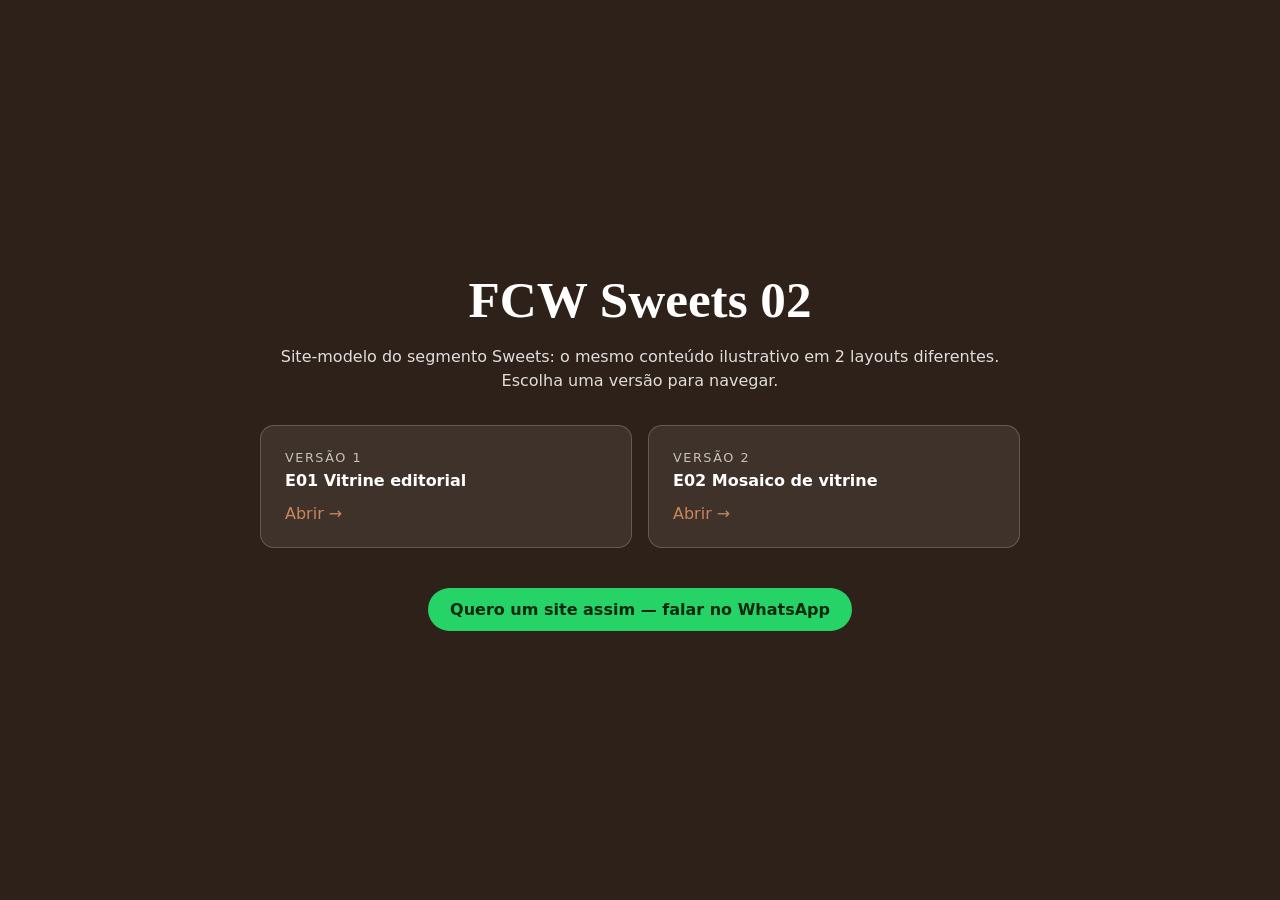
<file: index.html>
<!DOCTYPE html>
<html lang="pt-BR">
<head>
<meta charset="UTF-8" />
<meta name="viewport" content="width=device-width, initial-scale=1" />
<title>FCW Sweets 02 — site-modelo Kingdomapps</title>
<meta name="description" content="Site-modelo FCW Sweets 02 (segmento Sweets) em 2 layouts. Kingdomapps." />
<link rel="icon" href="assets/img/favicon.svg" type="image/svg+xml" />
<link rel="icon" href="assets/img/favicon.png" sizes="64x64" />
<meta property="og:type" content="website" />
<meta property="og:title" content="FCW Sweets 02 — site-modelo Kingdomapps" />
<meta property="og:image" content="https://fcwwebsites.github.io/kingdomapps-modelo-fcw-sweets-02/assets/img/og-image.jpg" />
<meta property="og:url" content="https://fcwwebsites.github.io/kingdomapps-modelo-fcw-sweets-02/" />
<style>
body{margin:0;font-family:system-ui,-apple-system,Segoe UI,Roboto,sans-serif;background:#2e2119;color:#fff;min-height:100vh;display:grid;place-items:center}
main{max-width:760px;padding:48px 24px;text-align:center}h1{font-family:Georgia,serif;font-size:clamp(2rem,6vw,3.2rem);margin:0 0 .3em}
p{opacity:.85;line-height:1.5}.grid{display:grid;grid-template-columns:repeat(auto-fit,minmax(240px,1fr));gap:16px;margin:32px 0}
.card{display:flex;flex-direction:column;gap:6px;padding:24px;border-radius:14px;background:rgba(255,255,255,.08);border:1px solid rgba(255,255,255,.2);color:#fff;text-decoration:none;text-align:left}
.card:hover,.card:focus-visible{background:rgba(255,255,255,.16)}.n{font-size:.8rem;letter-spacing:.12em;text-transform:uppercase;opacity:.7}.go{margin-top:8px;color:#c8875a}
.wa{display:inline-block;margin-top:8px;padding:12px 22px;border-radius:999px;background:#25d366;color:#08290f;font-weight:700;text-decoration:none}
</style>
<!-- Google tag (gtag.js) -->
<script async src="https://www.googletagmanager.com/gtag/js?id=G-NJ030BJ0Z8"></script>
<script>
  window.dataLayer = window.dataLayer || [];
  function gtag(){dataLayer.push(arguments);}
  gtag('js', new Date());
  gtag('config', 'G-NJ030BJ0Z8');
</script>
<script>/* Kingdomapps GA4 eventos CTA */(function(){try{var ev=function(n,p){try{if(typeof gtag==='function')gtag('event',n,p);}catch(e){}};document.addEventListener('click',function(e){var a=e.target&&e.target.closest?e.target.closest('a[href]'):null;if(!a)return;var h=a.href||'',p={link_url:h};if(a.dataset&&a.dataset.plan)p.plan=a.dataset.plan;if(/wa\.me|api\.whatsapp\.com|whatsapp:/i.test(h))ev('click_whatsapp',p);else if(/ifood/i.test(h))ev('click_ifood',p);else if(/99app|99food|\/\/(www\.)?99\.|food\.99/i.test(h))ev('click_99',p);},true);document.addEventListener('submit',function(e){var f=e.target;ev('generate_lead',{form_id:(f&&(f.id||f.getAttribute('name')))||'form',page_location:location.href});},true);}catch(e){}})();</script>
</head>
<body>
<main>
<h1>FCW Sweets 02</h1>
<p>Site-modelo do segmento Sweets: o mesmo conteúdo ilustrativo em 2 layouts diferentes. Escolha uma versão para navegar.</p>
<div class="grid"><a class="card" href="v1/"><span class="n">Versão 1</span><strong>E01 Vitrine editorial</strong><span class="go">Abrir →</span></a><a class="card" href="v2/"><span class="n">Versão 2</span><strong>E02 Mosaico de vitrine</strong><span class="go">Abrir →</span></a></div>
<a class="wa" href="https://wa.me/5511947904394?text=Ol%C3%A1!%20Vim%20pelo%20site%20e%20gostaria%20de%20mais%20informa%C3%A7%C3%B5es." target="_blank" rel="noopener">Quero um site assim — falar no WhatsApp</a>
</main>
</body>
</html>
</file>
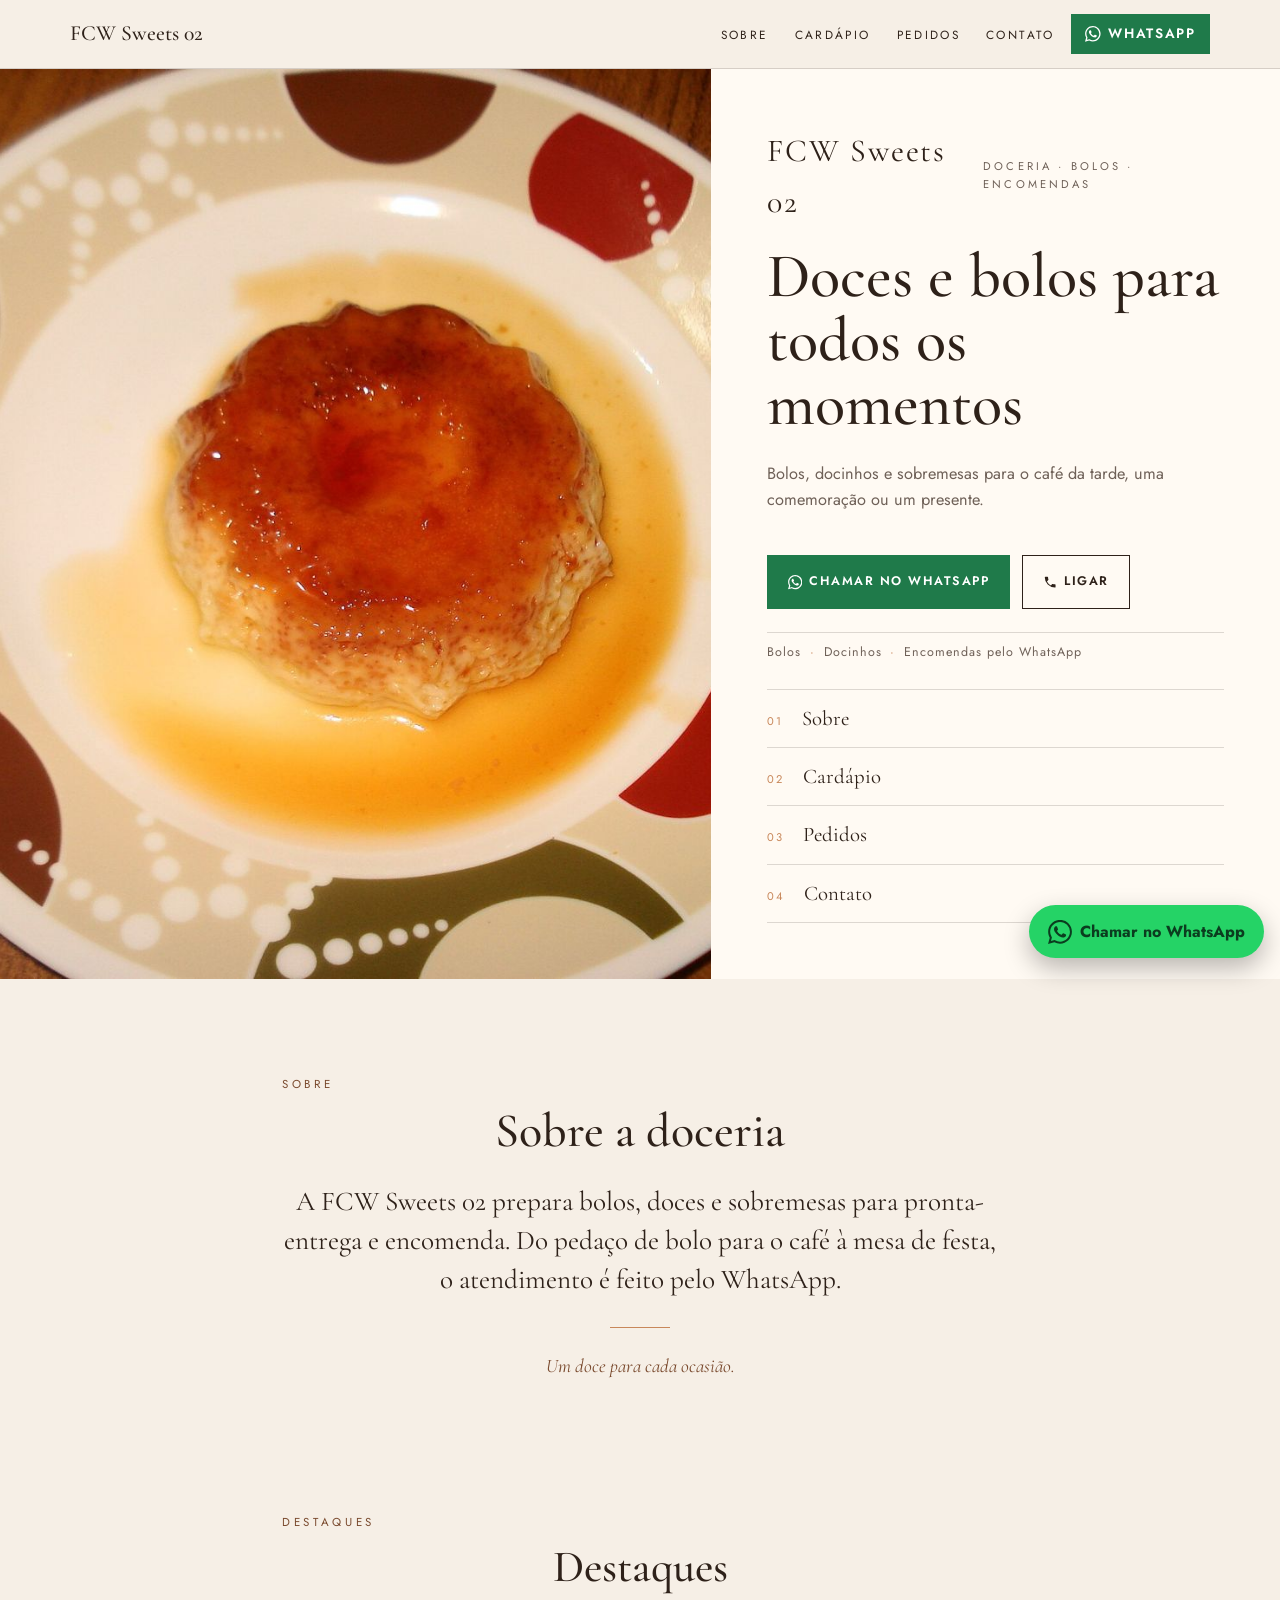
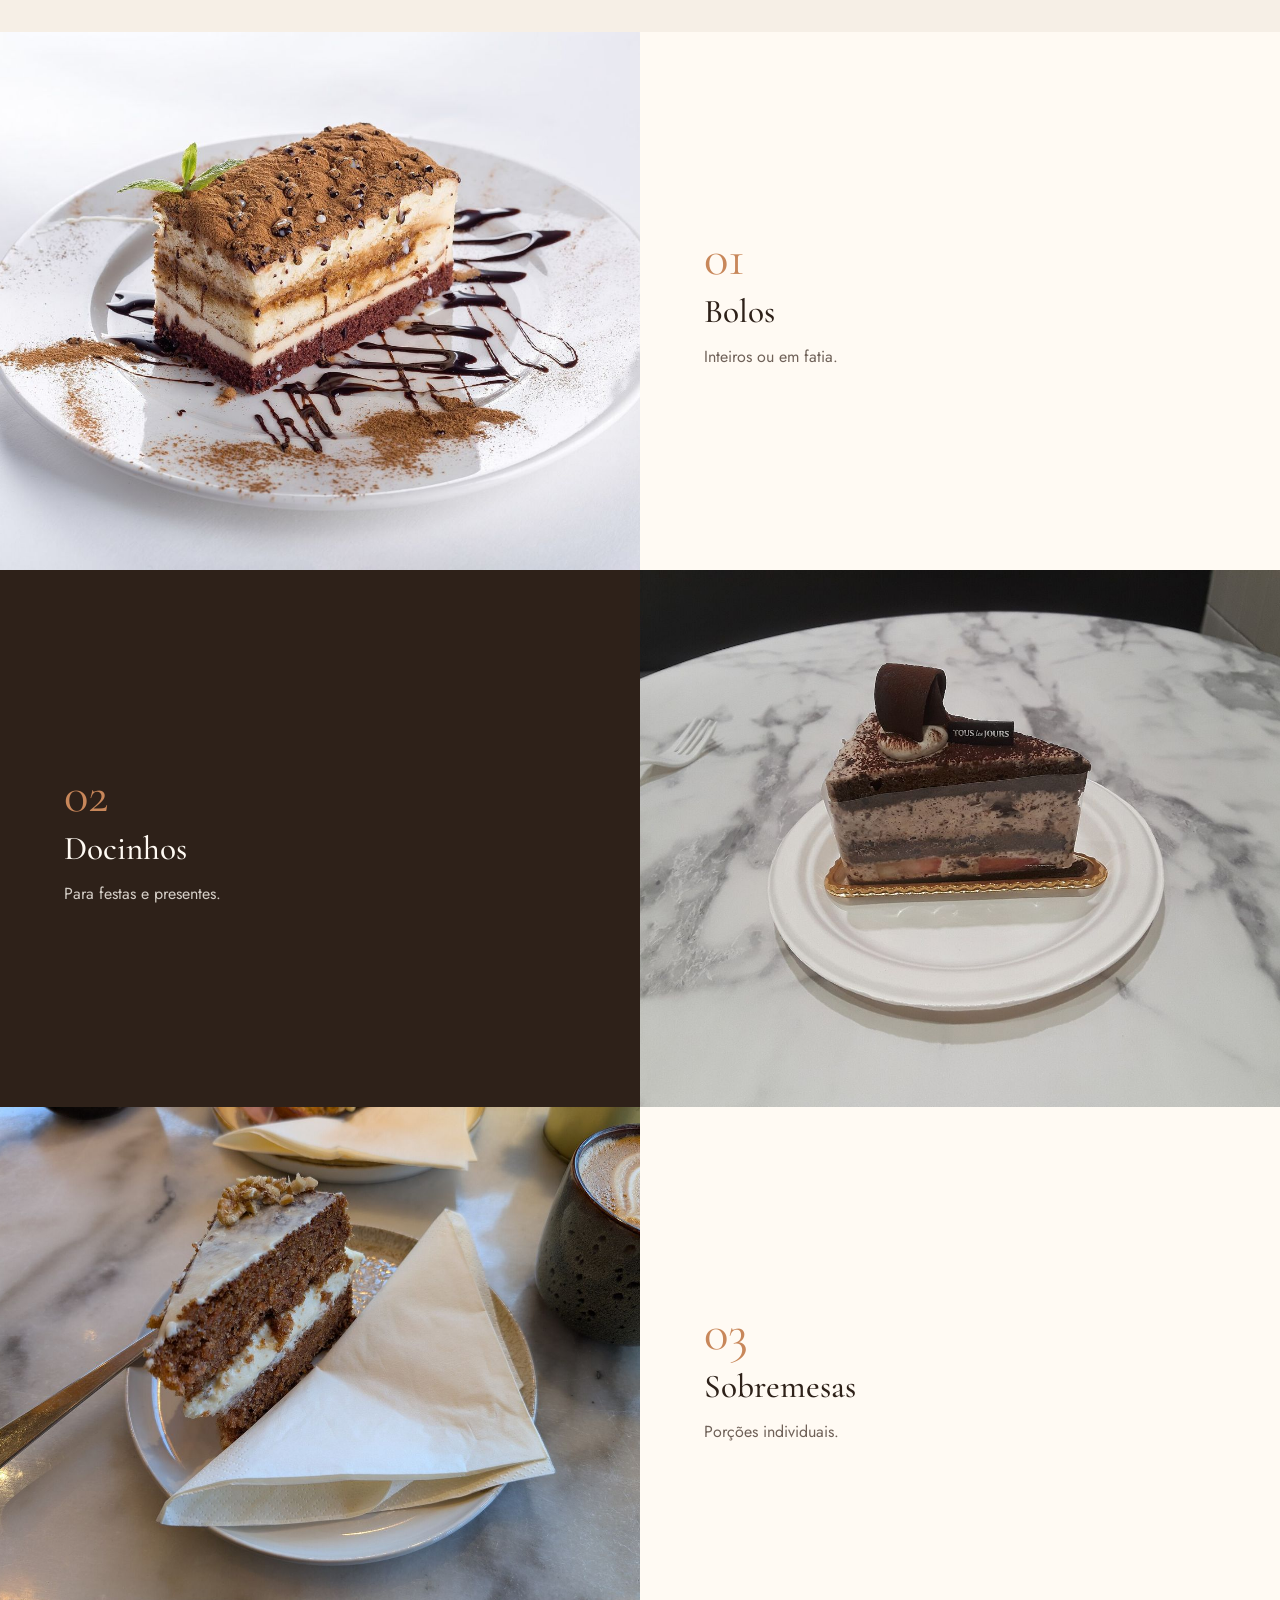
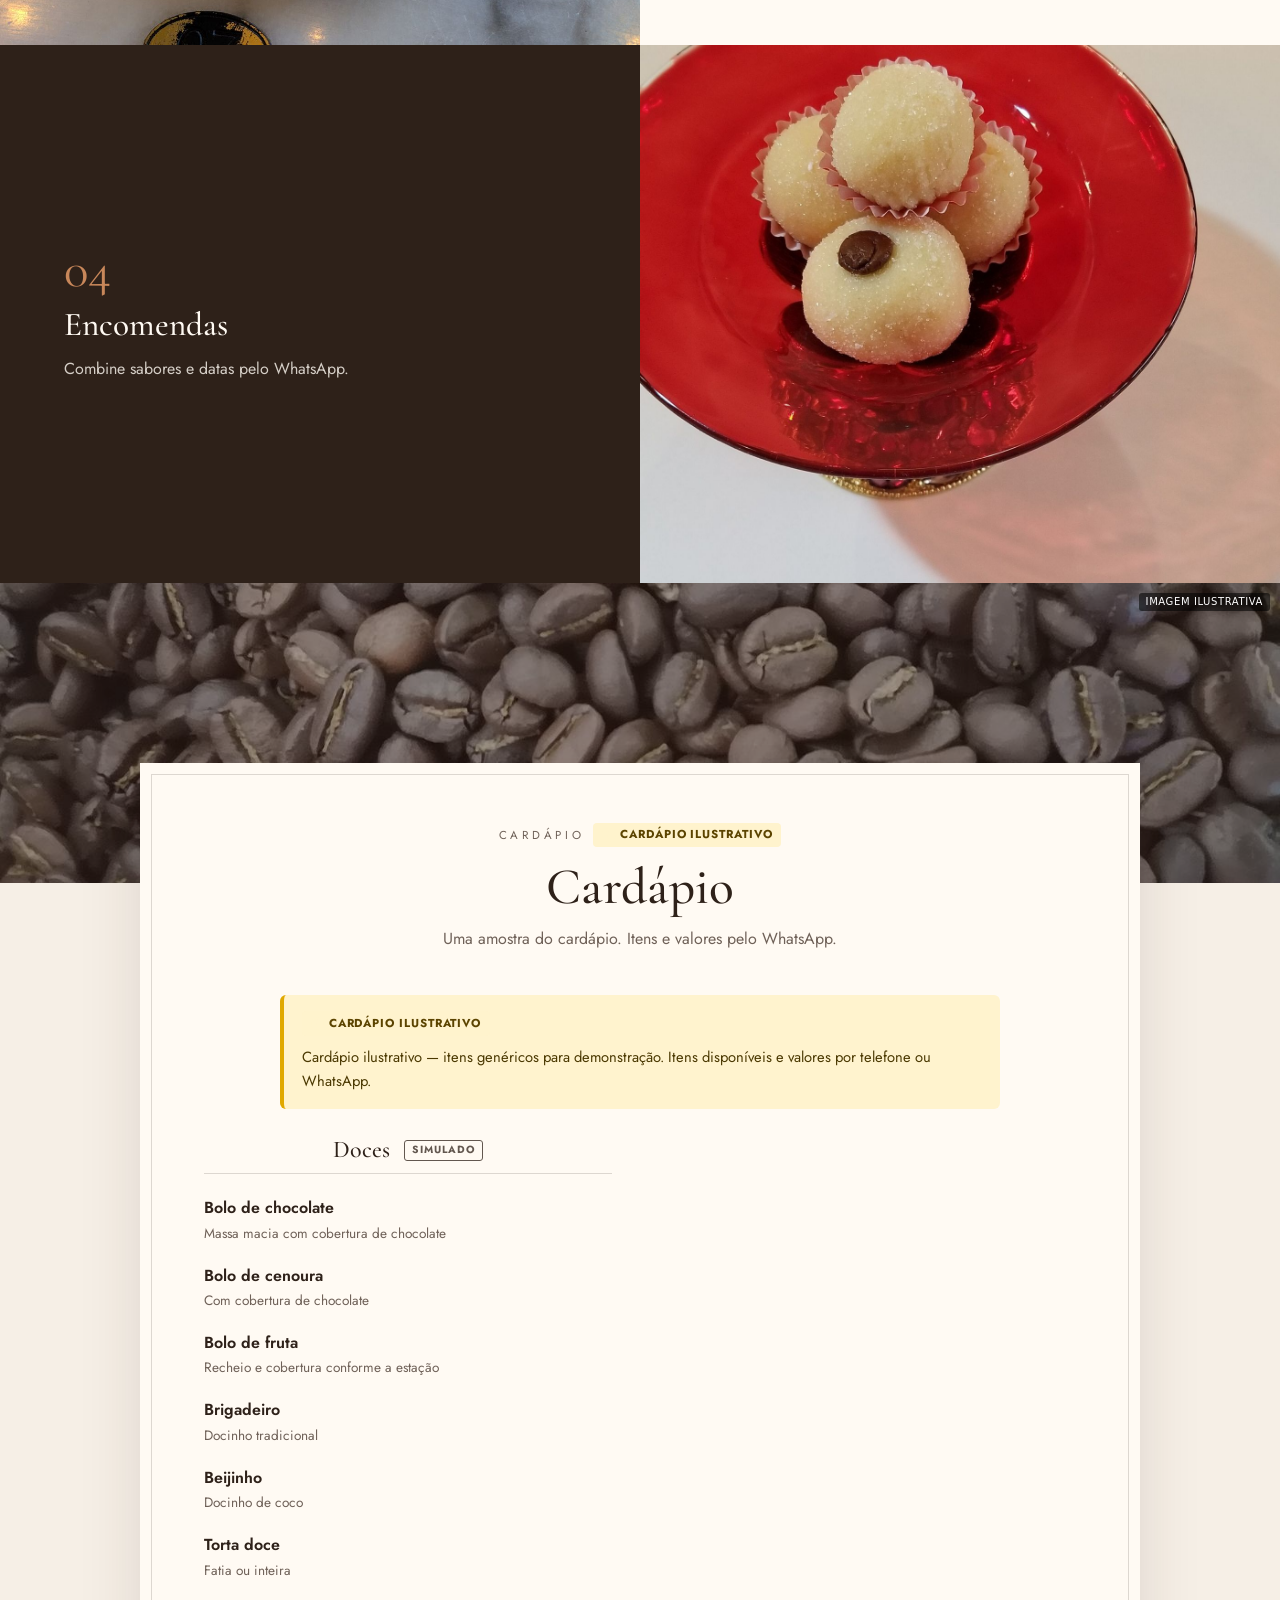
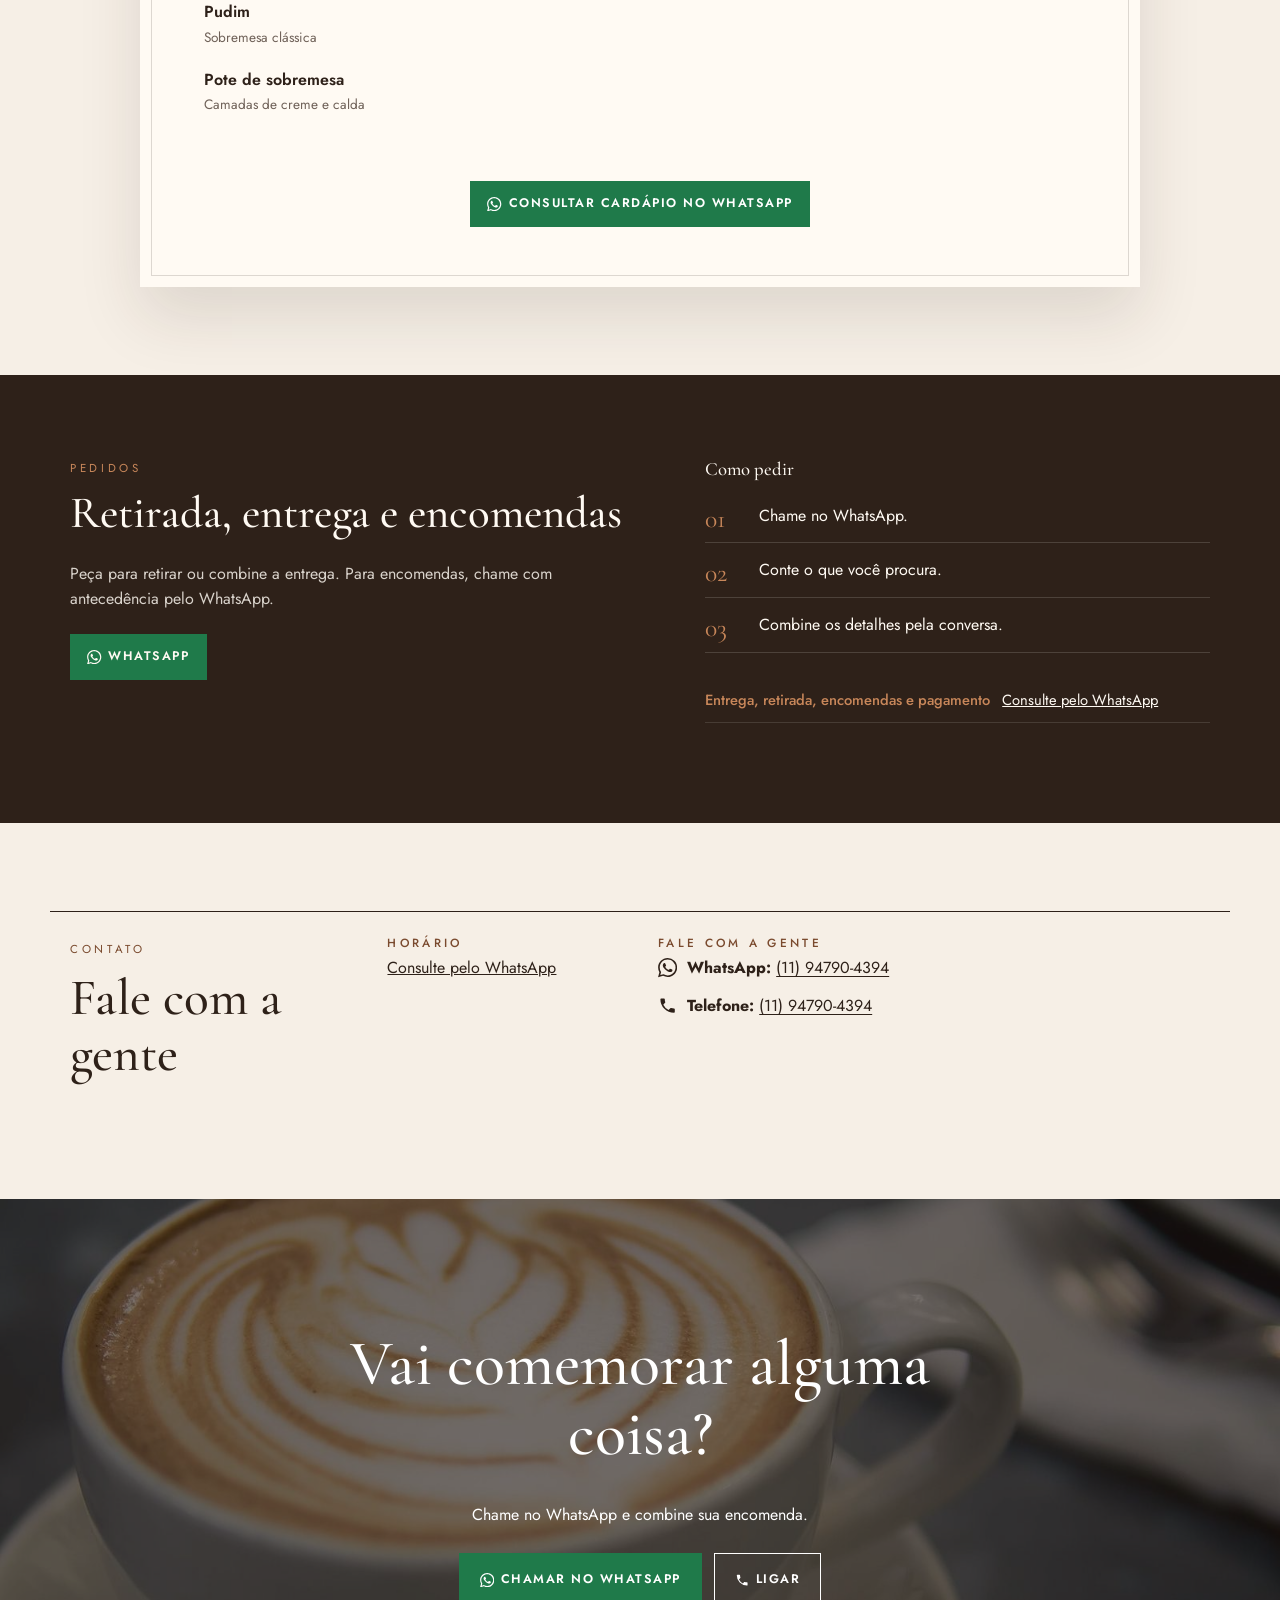
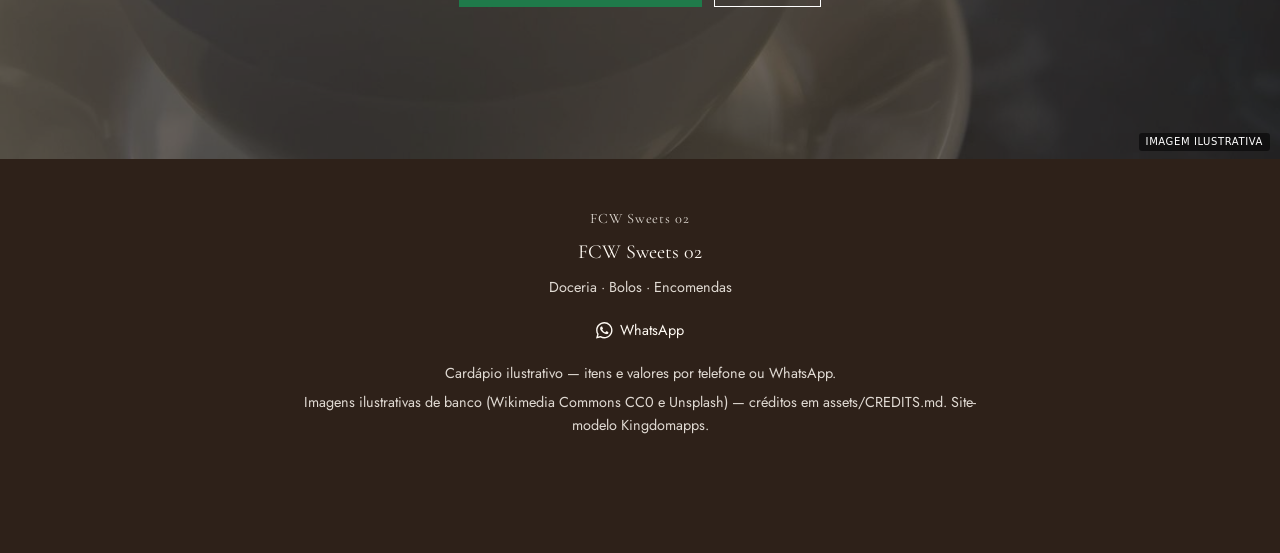
<file: v1/index.html>
<!DOCTYPE html>
<html lang="pt-BR">
<head>
<meta charset="UTF-8" />
<meta name="viewport" content="width=device-width, initial-scale=1" />
<title>FCW Sweets 02 | Doceria e confeitaria</title>
<meta name="description" content="Bolos, doces e sobremesas para o dia a dia e para encomendas. Fale com a FCW Sweets 02 pelo WhatsApp." />
<meta name="theme-color" content="#2e2119" />
<link rel="preconnect" href="https://fonts.googleapis.com" />
<link rel="preconnect" href="https://fonts.gstatic.com" crossorigin />
<link rel="stylesheet" href="https://fonts.googleapis.com/css2?family=Cormorant+Garamond:ital,wght@0,500;0,600;1,500&family=Jost:wght@400;500;600&display=swap" />
<link rel="stylesheet" href="../assets/core.css" />
<link rel="stylesheet" href="../assets/E01.css" />
<style>:root{--brand:#7a4a2e;--brand2:#c8875a;--brand-ink:#2e2119}</style>
<link rel="icon" href="../assets/img/favicon.svg" type="image/svg+xml" />
<link rel="icon" href="../assets/img/favicon.png" sizes="64x64" />
<link rel="apple-touch-icon" href="../assets/img/apple-touch-icon.png" />
<meta property="og:type" content="website" />
<meta property="og:title" content="FCW Sweets 02 | Doceria e confeitaria" />
<meta property="og:description" content="Bolos, doces e sobremesas para o dia a dia e para encomendas. Fale com a FCW Sweets 02 pelo WhatsApp." />
<meta property="og:image" content="https://fcwwebsites.github.io/kingdomapps-modelo-fcw-sweets-02/assets/img/og-image.jpg" />
<meta property="og:url" content="https://fcwwebsites.github.io/kingdomapps-modelo-fcw-sweets-02/" />
<meta name="twitter:card" content="summary_large_image" />
<!-- Google tag (gtag.js) -->
<script async src="https://www.googletagmanager.com/gtag/js?id=G-NJ030BJ0Z8"></script>
<script>
  window.dataLayer = window.dataLayer || [];
  function gtag(){dataLayer.push(arguments);}
  gtag('js', new Date());
  gtag('config', 'G-NJ030BJ0Z8');
</script>
<script>/* Kingdomapps GA4 eventos CTA */(function(){try{var ev=function(n,p){try{if(typeof gtag==='function')gtag('event',n,p);}catch(e){}};document.addEventListener('click',function(e){var a=e.target&&e.target.closest?e.target.closest('a[href]'):null;if(!a)return;var h=a.href||'',p={link_url:h};if(a.dataset&&a.dataset.plan)p.plan=a.dataset.plan;if(/wa\.me|api\.whatsapp\.com|whatsapp:/i.test(h))ev('click_whatsapp',p);else if(/ifood/i.test(h))ev('click_ifood',p);else if(/99app|99food|\/\/(www\.)?99\.|food\.99/i.test(h))ev('click_99',p);},true);document.addEventListener('submit',function(e){var f=e.target;ev('generate_lead',{form_id:(f&&(f.id||f.getAttribute('name')))||'form',page_location:location.href});},true);}catch(e){}})();</script>
</head>
<body class="est-E01" data-hours='{}' data-hours-unknown='[]'>
<!-- Kingdomapps · site-modelo anonimizado -->
<a class="skip" href="#conteudo">Pular para o conteúdo</a>
<header class="site-header e1-header" id="header">
  <div class="wrap header-inner">
    <a class="brand" href="#topo" aria-label="FCW Sweets 02 — início"><span class="brand-word">FCW Sweets 02</span></a>
    <nav class="site-nav" id="site-nav" aria-label="Principal"><ul><li><a href="#sobre">Sobre</a></li><li><a href="#cardapio">Cardápio</a></li><li><a href="#entrega">Pedidos</a></li><li><a href="#contato">Contato</a></li></ul></nav>
    <a class="btn btn-wa btn-sm header-cta" href="https://wa.me/5511947904394?text=Ol%C3%A1!%20Vim%20pelo%20site%20e%20gostaria%20de%20mais%20informa%C3%A7%C3%B5es." target="_blank" rel="noopener"><svg viewBox="0 0 24 24" aria-hidden="true" focusable="false"><path fill="currentColor" d="M17.47 14.38c-.3-.15-1.76-.87-2.03-.97-.27-.1-.47-.15-.67.15-.2.3-.77.97-.94 1.16-.17.2-.35.22-.64.07-.3-.15-1.26-.46-2.39-1.47-.88-.79-1.48-1.76-1.65-2.06-.17-.3-.02-.46.13-.6.13-.14.3-.35.45-.52.15-.17.2-.3.3-.5.1-.2.05-.37-.03-.52-.07-.15-.67-1.61-.92-2.2-.24-.58-.49-.5-.67-.51h-.57c-.2 0-.52.07-.8.37-.27.3-1.04 1.02-1.04 2.48s1.07 2.88 1.21 3.07c.15.2 2.1 3.2 5.08 4.49.71.31 1.26.49 1.7.63.71.22 1.36.19 1.87.12.57-.09 1.76-.72 2-1.41.25-.7.25-1.29.18-1.41-.08-.13-.27-.2-.57-.35zM12.05 21.78a9.87 9.87 0 0 1-5.03-1.38l-.36-.21-3.74.98 1-3.65-.24-.37a9.86 9.86 0 0 1-1.51-5.26c0-5.45 4.44-9.88 9.89-9.88 2.64 0 5.12 1.03 6.99 2.9a9.83 9.83 0 0 1 2.89 6.99c0 5.45-4.44 9.88-9.89 9.88zm8.41-18.3A11.82 11.82 0 0 0 12.05 0C5.5 0 .16 5.34.16 11.89c0 2.1.55 4.14 1.59 5.95L.06 24l6.3-1.65a11.88 11.88 0 0 0 5.69 1.45c6.55 0 11.89-5.34 11.89-11.89 0-3.18-1.24-6.17-3.48-8.41z"/></svg><span>WhatsApp</span></a>
    <button class="nav-toggle" type="button" aria-expanded="false" aria-controls="site-nav"><span class="sr-only">Abrir menu</span><span class="bars" aria-hidden="true"></span></button>
  </div>
</header>
<main id="conteudo">
<section class="e1-hero" id="topo" aria-labelledby="hero-title">
  <figure class="e1-hero-photo"><img src="../assets/img/fotos-foto-1.jpg" width="1400" height="1050" alt="Imagem ilustrativa: pudim com calda de caramelo" fetchpriority="high" /></figure>
  <div class="e1-hero-panel">
    <div class="e1-hero-top"><p class="e1-wordmark">FCW Sweets 02</p><p class="e1-eyebrow">Doceria · Bolos · Encomendas</p></div>
    <h1 id="hero-title">Doces e bolos para todos os momentos</h1>
    <p class="e1-lead">Bolos, docinhos e sobremesas para o café da tarde, uma comemoração ou um presente.</p>
    <div class="hero-ctas"><a class="btn btn-wa btn-lg" href="https://wa.me/5511947904394?text=Ol%C3%A1!%20Vim%20pelo%20site%20e%20gostaria%20de%20mais%20informa%C3%A7%C3%B5es." target="_blank" rel="noopener"><svg viewBox="0 0 24 24" aria-hidden="true" focusable="false"><path fill="currentColor" d="M17.47 14.38c-.3-.15-1.76-.87-2.03-.97-.27-.1-.47-.15-.67.15-.2.3-.77.97-.94 1.16-.17.2-.35.22-.64.07-.3-.15-1.26-.46-2.39-1.47-.88-.79-1.48-1.76-1.65-2.06-.17-.3-.02-.46.13-.6.13-.14.3-.35.45-.52.15-.17.2-.3.3-.5.1-.2.05-.37-.03-.52-.07-.15-.67-1.61-.92-2.2-.24-.58-.49-.5-.67-.51h-.57c-.2 0-.52.07-.8.37-.27.3-1.04 1.02-1.04 2.48s1.07 2.88 1.21 3.07c.15.2 2.1 3.2 5.08 4.49.71.31 1.26.49 1.7.63.71.22 1.36.19 1.87.12.57-.09 1.76-.72 2-1.41.25-.7.25-1.29.18-1.41-.08-.13-.27-.2-.57-.35zM12.05 21.78a9.87 9.87 0 0 1-5.03-1.38l-.36-.21-3.74.98 1-3.65-.24-.37a9.86 9.86 0 0 1-1.51-5.26c0-5.45 4.44-9.88 9.89-9.88 2.64 0 5.12 1.03 6.99 2.9a9.83 9.83 0 0 1 2.89 6.99c0 5.45-4.44 9.88-9.89 9.88zm8.41-18.3A11.82 11.82 0 0 0 12.05 0C5.5 0 .16 5.34.16 11.89c0 2.1.55 4.14 1.59 5.95L.06 24l6.3-1.65a11.88 11.88 0 0 0 5.69 1.45c6.55 0 11.89-5.34 11.89-11.89 0-3.18-1.24-6.17-3.48-8.41z"/></svg><span>Chamar no WhatsApp</span></a><a class="btn btn-ghost btn-lg btn-tel" href="tel:+5511947904394"><svg viewBox="0 0 24 24" aria-hidden="true" focusable="false"><path fill="currentColor" d="M6.6 10.8a15.1 15.1 0 0 0 6.6 6.6l2.2-2.2a1 1 0 0 1 1-.25 11.4 11.4 0 0 0 3.6.57 1 1 0 0 1 1 1V20a1 1 0 0 1-1 1A17 17 0 0 1 3 4a1 1 0 0 1 1-1h3.5a1 1 0 0 1 1 1c0 1.25.2 2.45.57 3.57a1 1 0 0 1-.25 1z"/></svg><span>Ligar</span></a></div>
    <ul class="e1-chips"><li>Bolos</li><li>Docinhos</li><li>Encomendas pelo WhatsApp</li></ul>
    <nav class="e1-index" aria-label="Nesta página"><ol><li><a href="#sobre"><span class="e1-idx">01</span><span>Sobre</span></a></li><li><a href="#cardapio"><span class="e1-idx">02</span><span>Cardápio</span></a></li><li><a href="#entrega"><span class="e1-idx">03</span><span>Pedidos</span></a></li><li><a href="#contato"><span class="e1-idx">04</span><span>Contato</span></a></li></ol></nav>
  </div>
</section>
<section class="e1-sobre" id="sobre" aria-labelledby="sobre-title">
  <div class="e1-narrow">
    <p class="e1-kicker">Sobre</p>
    <h2 id="sobre-title">Sobre a doceria</h2>
    <p class="e1-intro">A FCW Sweets 02 prepara bolos, doces e sobremesas para pronta-entrega e encomenda. Do pedaço de bolo para o café à mesa de festa, o atendimento é feito pelo WhatsApp.</p>
    <p class="e1-sign">Um doce para cada ocasião.</p>
  </div>
</section>
<section class="e1-dest" id="destaques" aria-labelledby="dest-title">
  <div class="e1-narrow"><p class="e1-kicker">Destaques</p><h2 id="dest-title">Destaques</h2></div>
  <ol class="e1-rows"><li class="e1-row"><figure class="e1-row-media"><img src="../assets/img/fotos-foto-2.jpg" width="1400" height="952" alt="Imagem ilustrativa: fatia de bolo de chocolate com calda" loading="lazy" decoding="async" /></figure>
      <div class="e1-row-text"><span class="e1-num" aria-hidden="true">01</span><h3>Bolos</h3><p>Inteiros ou em fatia.</p></div></li><li class="e1-row e1-flip"><figure class="e1-row-media"><img src="../assets/img/fotos-foto-3.jpg" width="1400" height="1050" alt="Imagem ilustrativa: fatia de bolo de chocolate em camadas" loading="lazy" decoding="async" /></figure>
      <div class="e1-row-text"><span class="e1-num" aria-hidden="true">02</span><h3>Docinhos</h3><p>Para festas e presentes.</p></div></li><li class="e1-row"><figure class="e1-row-media"><img src="../assets/img/fotos-foto-4.jpg" width="1400" height="1054" alt="Imagem ilustrativa: fatia de bolo de cenoura com café" loading="lazy" decoding="async" /></figure>
      <div class="e1-row-text"><span class="e1-num" aria-hidden="true">03</span><h3>Sobremesas</h3><p>Porções individuais.</p></div></li><li class="e1-row e1-flip"><figure class="e1-row-media"><img src="../assets/img/fotos-foto-5.jpg" width="1400" height="1400" alt="Imagem ilustrativa: docinhos de coco em taça" loading="lazy" decoding="async" /></figure>
      <div class="e1-row-text"><span class="e1-num" aria-hidden="true">04</span><h3>Encomendas</h3><p>Combine sabores e datas pelo WhatsApp.</p></div></li></ol>
</section>
<section class="e1-menu cardapio" id="cardapio" aria-labelledby="menu-title">
  <div class="amb amb-menu" style="--amb:url('../assets/img/ambiente-coffee-beans-roasted.jpg')" aria-hidden="true"><span class="amb-tag">Imagem ilustrativa</span></div>
  <div class="e1-paper">
    <header class="e1-paper-head"><p class="e1-kicker">Cardápio <span class="sim-badge">Cardápio ilustrativo</span></p>
      <h2 id="menu-title">Cardápio</h2><p>Uma amostra do cardápio. Itens e valores pelo WhatsApp.</p></header>
    <div class="sim-notice" role="note"><span class="sim-badge">Cardápio ilustrativo</span><p>Cardápio ilustrativo — itens genéricos para demonstração. Itens disponíveis e valores por telefone ou WhatsApp.</p></div><div class="menu-panel menu-flat"><h3 class="menu-cat">Doces <span class="sim-tag">Simulado</span></h3><ul class="menu-list"><li class="mi"><span class="mi-name">Bolo de chocolate</span><span class="mi-desc">Massa macia com cobertura de chocolate</span></li><li class="mi"><span class="mi-name">Bolo de cenoura</span><span class="mi-desc">Com cobertura de chocolate</span></li><li class="mi"><span class="mi-name">Bolo de fruta</span><span class="mi-desc">Recheio e cobertura conforme a estação</span></li><li class="mi"><span class="mi-name">Brigadeiro</span><span class="mi-desc">Docinho tradicional</span></li><li class="mi"><span class="mi-name">Beijinho</span><span class="mi-desc">Docinho de coco</span></li><li class="mi"><span class="mi-name">Torta doce</span><span class="mi-desc">Fatia ou inteira</span></li><li class="mi"><span class="mi-name">Pudim</span><span class="mi-desc">Sobremesa clássica</span></li><li class="mi"><span class="mi-name">Pote de sobremesa</span><span class="mi-desc">Camadas de creme e calda</span></li></ul></div>
    <div class="menu-cta"><a class="btn btn-wa" href="https://wa.me/5511947904394?text=Ol%C3%A1!%20Vim%20pelo%20site%20e%20gostaria%20de%20mais%20informa%C3%A7%C3%B5es." target="_blank" rel="noopener"><svg viewBox="0 0 24 24" aria-hidden="true" focusable="false"><path fill="currentColor" d="M17.47 14.38c-.3-.15-1.76-.87-2.03-.97-.27-.1-.47-.15-.67.15-.2.3-.77.97-.94 1.16-.17.2-.35.22-.64.07-.3-.15-1.26-.46-2.39-1.47-.88-.79-1.48-1.76-1.65-2.06-.17-.3-.02-.46.13-.6.13-.14.3-.35.45-.52.15-.17.2-.3.3-.5.1-.2.05-.37-.03-.52-.07-.15-.67-1.61-.92-2.2-.24-.58-.49-.5-.67-.51h-.57c-.2 0-.52.07-.8.37-.27.3-1.04 1.02-1.04 2.48s1.07 2.88 1.21 3.07c.15.2 2.1 3.2 5.08 4.49.71.31 1.26.49 1.7.63.71.22 1.36.19 1.87.12.57-.09 1.76-.72 2-1.41.25-.7.25-1.29.18-1.41-.08-.13-.27-.2-.57-.35zM12.05 21.78a9.87 9.87 0 0 1-5.03-1.38l-.36-.21-3.74.98 1-3.65-.24-.37a9.86 9.86 0 0 1-1.51-5.26c0-5.45 4.44-9.88 9.89-9.88 2.64 0 5.12 1.03 6.99 2.9a9.83 9.83 0 0 1 2.89 6.99c0 5.45-4.44 9.88-9.89 9.88zm8.41-18.3A11.82 11.82 0 0 0 12.05 0C5.5 0 .16 5.34.16 11.89c0 2.1.55 4.14 1.59 5.95L.06 24l6.3-1.65a11.88 11.88 0 0 0 5.69 1.45c6.55 0 11.89-5.34 11.89-11.89 0-3.18-1.24-6.17-3.48-8.41z"/></svg><span>Consultar cardápio no WhatsApp</span></a></div>
  </div>
</section>
<section class="e1-orders" id="entrega" aria-labelledby="ent-title">
  <div class="wrap e1-orders-grid">
    <div><p class="e1-kicker">Pedidos</p><h2 id="ent-title">Retirada, entrega e encomendas</h2><p>Peça para retirar ou combine a entrega. Para encomendas, chame com antecedência pelo WhatsApp.</p><div class="order-links"><a class="btn btn-wa" href="https://wa.me/5511947904394?text=Ol%C3%A1!%20Vim%20pelo%20site%20e%20gostaria%20de%20mais%20informa%C3%A7%C3%B5es." target="_blank" rel="noopener"><svg viewBox="0 0 24 24" aria-hidden="true" focusable="false"><path fill="currentColor" d="M17.47 14.38c-.3-.15-1.76-.87-2.03-.97-.27-.1-.47-.15-.67.15-.2.3-.77.97-.94 1.16-.17.2-.35.22-.64.07-.3-.15-1.26-.46-2.39-1.47-.88-.79-1.48-1.76-1.65-2.06-.17-.3-.02-.46.13-.6.13-.14.3-.35.45-.52.15-.17.2-.3.3-.5.1-.2.05-.37-.03-.52-.07-.15-.67-1.61-.92-2.2-.24-.58-.49-.5-.67-.51h-.57c-.2 0-.52.07-.8.37-.27.3-1.04 1.02-1.04 2.48s1.07 2.88 1.21 3.07c.15.2 2.1 3.2 5.08 4.49.71.31 1.26.49 1.7.63.71.22 1.36.19 1.87.12.57-.09 1.76-.72 2-1.41.25-.7.25-1.29.18-1.41-.08-.13-.27-.2-.57-.35zM12.05 21.78a9.87 9.87 0 0 1-5.03-1.38l-.36-.21-3.74.98 1-3.65-.24-.37a9.86 9.86 0 0 1-1.51-5.26c0-5.45 4.44-9.88 9.89-9.88 2.64 0 5.12 1.03 6.99 2.9a9.83 9.83 0 0 1 2.89 6.99c0 5.45-4.44 9.88-9.89 9.88zm8.41-18.3A11.82 11.82 0 0 0 12.05 0C5.5 0 .16 5.34.16 11.89c0 2.1.55 4.14 1.59 5.95L.06 24l6.3-1.65a11.88 11.88 0 0 0 5.69 1.45c6.55 0 11.89-5.34 11.89-11.89 0-3.18-1.24-6.17-3.48-8.41z"/></svg><span>WhatsApp</span></a></div></div>
    <div><h3>Como pedir</h3><ol class="e1-steps"><li>Chame no WhatsApp.</li><li>Conte o que você procura.</li><li>Combine os detalhes pela conversa.</li></ol><dl class="e1-kv"><div><dt>Entrega, retirada, encomendas e pagamento</dt><dd><a href="https://wa.me/5511947904394?text=Ol%C3%A1!%20Vim%20pelo%20site%20e%20gostaria%20de%20mais%20informa%C3%A7%C3%B5es." target="_blank" rel="noopener">Consulte pelo WhatsApp</a></dd></div></dl></div>
  </div>
</section>
<section class="e1-contact" id="contato" aria-labelledby="ct-title">
  <div class="wrap e1-contact-grid">
    <div class="e1-contact-head"><p class="e1-kicker">Contato</p><h2 id="ct-title">Fale com a gente</h2></div>
    <div class="ct-card ct-hours"><h3>Horário</h3><p><a href="https://wa.me/5511947904394?text=Ol%C3%A1!%20Vim%20pelo%20site%20e%20gostaria%20de%20mais%20informa%C3%A7%C3%B5es." target="_blank" rel="noopener">Consulte pelo WhatsApp</a></p></div>
    <div class="ct-card"><h3>Fale com a gente</h3><ul class="ct-list"><li><svg viewBox="0 0 24 24" aria-hidden="true" focusable="false"><path fill="currentColor" d="M17.47 14.38c-.3-.15-1.76-.87-2.03-.97-.27-.1-.47-.15-.67.15-.2.3-.77.97-.94 1.16-.17.2-.35.22-.64.07-.3-.15-1.26-.46-2.39-1.47-.88-.79-1.48-1.76-1.65-2.06-.17-.3-.02-.46.13-.6.13-.14.3-.35.45-.52.15-.17.2-.3.3-.5.1-.2.05-.37-.03-.52-.07-.15-.67-1.61-.92-2.2-.24-.58-.49-.5-.67-.51h-.57c-.2 0-.52.07-.8.37-.27.3-1.04 1.02-1.04 2.48s1.07 2.88 1.21 3.07c.15.2 2.1 3.2 5.08 4.49.71.31 1.26.49 1.7.63.71.22 1.36.19 1.87.12.57-.09 1.76-.72 2-1.41.25-.7.25-1.29.18-1.41-.08-.13-.27-.2-.57-.35zM12.05 21.78a9.87 9.87 0 0 1-5.03-1.38l-.36-.21-3.74.98 1-3.65-.24-.37a9.86 9.86 0 0 1-1.51-5.26c0-5.45 4.44-9.88 9.89-9.88 2.64 0 5.12 1.03 6.99 2.9a9.83 9.83 0 0 1 2.89 6.99c0 5.45-4.44 9.88-9.89 9.88zm8.41-18.3A11.82 11.82 0 0 0 12.05 0C5.5 0 .16 5.34.16 11.89c0 2.1.55 4.14 1.59 5.95L.06 24l6.3-1.65a11.88 11.88 0 0 0 5.69 1.45c6.55 0 11.89-5.34 11.89-11.89 0-3.18-1.24-6.17-3.48-8.41z"/></svg><span><strong>WhatsApp:</strong> <a href="https://wa.me/5511947904394?text=Ol%C3%A1!%20Vim%20pelo%20site%20e%20gostaria%20de%20mais%20informa%C3%A7%C3%B5es." target="_blank" rel="noopener">(11) 94790-4394</a></span></li><li><svg viewBox="0 0 24 24" aria-hidden="true" focusable="false"><path fill="currentColor" d="M6.6 10.8a15.1 15.1 0 0 0 6.6 6.6l2.2-2.2a1 1 0 0 1 1-.25 11.4 11.4 0 0 0 3.6.57 1 1 0 0 1 1 1V20a1 1 0 0 1-1 1A17 17 0 0 1 3 4a1 1 0 0 1 1-1h3.5a1 1 0 0 1 1 1c0 1.25.2 2.45.57 3.57a1 1 0 0 1-.25 1z"/></svg><span><strong>Telefone:</strong> <a href="tel:+5511947904394">(11) 94790-4394</a></span></li></ul></div>
  </div>
</section>
<section class="e1-cta cta-final" id="cta-final" aria-labelledby="cta-title">
  <div class="amb amb-cta" style="--amb:url('../assets/img/ambiente-latte-art.jpg')" aria-hidden="true"><span class="amb-tag">Imagem ilustrativa</span></div>
  <div class="e1-cta-inner"><h2 id="cta-title">Vai comemorar alguma coisa?</h2><p>Chame no WhatsApp e combine sua encomenda.</p><div class="hero-ctas"><a class="btn btn-wa btn-lg" href="https://wa.me/5511947904394?text=Ol%C3%A1!%20Vim%20pelo%20site%20e%20gostaria%20de%20mais%20informa%C3%A7%C3%B5es." target="_blank" rel="noopener"><svg viewBox="0 0 24 24" aria-hidden="true" focusable="false"><path fill="currentColor" d="M17.47 14.38c-.3-.15-1.76-.87-2.03-.97-.27-.1-.47-.15-.67.15-.2.3-.77.97-.94 1.16-.17.2-.35.22-.64.07-.3-.15-1.26-.46-2.39-1.47-.88-.79-1.48-1.76-1.65-2.06-.17-.3-.02-.46.13-.6.13-.14.3-.35.45-.52.15-.17.2-.3.3-.5.1-.2.05-.37-.03-.52-.07-.15-.67-1.61-.92-2.2-.24-.58-.49-.5-.67-.51h-.57c-.2 0-.52.07-.8.37-.27.3-1.04 1.02-1.04 2.48s1.07 2.88 1.21 3.07c.15.2 2.1 3.2 5.08 4.49.71.31 1.26.49 1.7.63.71.22 1.36.19 1.87.12.57-.09 1.76-.72 2-1.41.25-.7.25-1.29.18-1.41-.08-.13-.27-.2-.57-.35zM12.05 21.78a9.87 9.87 0 0 1-5.03-1.38l-.36-.21-3.74.98 1-3.65-.24-.37a9.86 9.86 0 0 1-1.51-5.26c0-5.45 4.44-9.88 9.89-9.88 2.64 0 5.12 1.03 6.99 2.9a9.83 9.83 0 0 1 2.89 6.99c0 5.45-4.44 9.88-9.89 9.88zm8.41-18.3A11.82 11.82 0 0 0 12.05 0C5.5 0 .16 5.34.16 11.89c0 2.1.55 4.14 1.59 5.95L.06 24l6.3-1.65a11.88 11.88 0 0 0 5.69 1.45c6.55 0 11.89-5.34 11.89-11.89 0-3.18-1.24-6.17-3.48-8.41z"/></svg><span>Chamar no WhatsApp</span></a><a class="btn btn-ghost btn-lg" href="tel:+5511947904394"><svg viewBox="0 0 24 24" aria-hidden="true" focusable="false"><path fill="currentColor" d="M6.6 10.8a15.1 15.1 0 0 0 6.6 6.6l2.2-2.2a1 1 0 0 1 1-.25 11.4 11.4 0 0 0 3.6.57 1 1 0 0 1 1 1V20a1 1 0 0 1-1 1A17 17 0 0 1 3 4a1 1 0 0 1 1-1h3.5a1 1 0 0 1 1 1c0 1.25.2 2.45.57 3.57a1 1 0 0 1-.25 1z"/></svg><span>Ligar</span></a></div></div>
</section>
</main>
<footer class="site-footer e1-footer">
  <div class="e1-narrow">
    <p class="e1-wordmark">FCW Sweets 02</p>
    <p class="f-name">FCW Sweets 02</p><p>Doceria · Bolos · Encomendas</p>
    <nav class="f-links" aria-label="Links"><a href="https://wa.me/5511947904394?text=Ol%C3%A1!%20Vim%20pelo%20site%20e%20gostaria%20de%20mais%20informa%C3%A7%C3%B5es." target="_blank" rel="noopener"><svg viewBox="0 0 24 24" aria-hidden="true" focusable="false"><path fill="currentColor" d="M17.47 14.38c-.3-.15-1.76-.87-2.03-.97-.27-.1-.47-.15-.67.15-.2.3-.77.97-.94 1.16-.17.2-.35.22-.64.07-.3-.15-1.26-.46-2.39-1.47-.88-.79-1.48-1.76-1.65-2.06-.17-.3-.02-.46.13-.6.13-.14.3-.35.45-.52.15-.17.2-.3.3-.5.1-.2.05-.37-.03-.52-.07-.15-.67-1.61-.92-2.2-.24-.58-.49-.5-.67-.51h-.57c-.2 0-.52.07-.8.37-.27.3-1.04 1.02-1.04 2.48s1.07 2.88 1.21 3.07c.15.2 2.1 3.2 5.08 4.49.71.31 1.26.49 1.7.63.71.22 1.36.19 1.87.12.57-.09 1.76-.72 2-1.41.25-.7.25-1.29.18-1.41-.08-.13-.27-.2-.57-.35zM12.05 21.78a9.87 9.87 0 0 1-5.03-1.38l-.36-.21-3.74.98 1-3.65-.24-.37a9.86 9.86 0 0 1-1.51-5.26c0-5.45 4.44-9.88 9.89-9.88 2.64 0 5.12 1.03 6.99 2.9a9.83 9.83 0 0 1 2.89 6.99c0 5.45-4.44 9.88-9.89 9.88zm8.41-18.3A11.82 11.82 0 0 0 12.05 0C5.5 0 .16 5.34.16 11.89c0 2.1.55 4.14 1.59 5.95L.06 24l6.3-1.65a11.88 11.88 0 0 0 5.69 1.45c6.55 0 11.89-5.34 11.89-11.89 0-3.18-1.24-6.17-3.48-8.41z"/></svg><span>WhatsApp</span></a></nav>
    <p class="f-note">Cardápio ilustrativo — itens e valores por telefone ou WhatsApp.</p>
    <p class="f-credit">Imagens ilustrativas de banco (Wikimedia Commons CC0 e Unsplash) — créditos em assets/CREDITS.md. Site-modelo Kingdomapps.</p>
  </div>
</footer>
<a class="wa-float" href="https://wa.me/5511947904394?text=Ol%C3%A1!%20Vim%20pelo%20site%20e%20gostaria%20de%20mais%20informa%C3%A7%C3%B5es." target="_blank" rel="noopener" aria-label="Chamar a FCW Sweets 02 no WhatsApp"><svg viewBox="0 0 24 24" aria-hidden="true" focusable="false"><path fill="currentColor" d="M17.47 14.38c-.3-.15-1.76-.87-2.03-.97-.27-.1-.47-.15-.67.15-.2.3-.77.97-.94 1.16-.17.2-.35.22-.64.07-.3-.15-1.26-.46-2.39-1.47-.88-.79-1.48-1.76-1.65-2.06-.17-.3-.02-.46.13-.6.13-.14.3-.35.45-.52.15-.17.2-.3.3-.5.1-.2.05-.37-.03-.52-.07-.15-.67-1.61-.92-2.2-.24-.58-.49-.5-.67-.51h-.57c-.2 0-.52.07-.8.37-.27.3-1.04 1.02-1.04 2.48s1.07 2.88 1.21 3.07c.15.2 2.1 3.2 5.08 4.49.71.31 1.26.49 1.7.63.71.22 1.36.19 1.87.12.57-.09 1.76-.72 2-1.41.25-.7.25-1.29.18-1.41-.08-.13-.27-.2-.57-.35zM12.05 21.78a9.87 9.87 0 0 1-5.03-1.38l-.36-.21-3.74.98 1-3.65-.24-.37a9.86 9.86 0 0 1-1.51-5.26c0-5.45 4.44-9.88 9.89-9.88 2.64 0 5.12 1.03 6.99 2.9a9.83 9.83 0 0 1 2.89 6.99c0 5.45-4.44 9.88-9.89 9.88zm8.41-18.3A11.82 11.82 0 0 0 12.05 0C5.5 0 .16 5.34.16 11.89c0 2.1.55 4.14 1.59 5.95L.06 24l6.3-1.65a11.88 11.88 0 0 0 5.69 1.45c6.55 0 11.89-5.34 11.89-11.89 0-3.18-1.24-6.17-3.48-8.41z"/></svg><span>Chamar no WhatsApp</span></a>
<script src="../assets/site.js" defer></script>
</body>
</html>
</file>
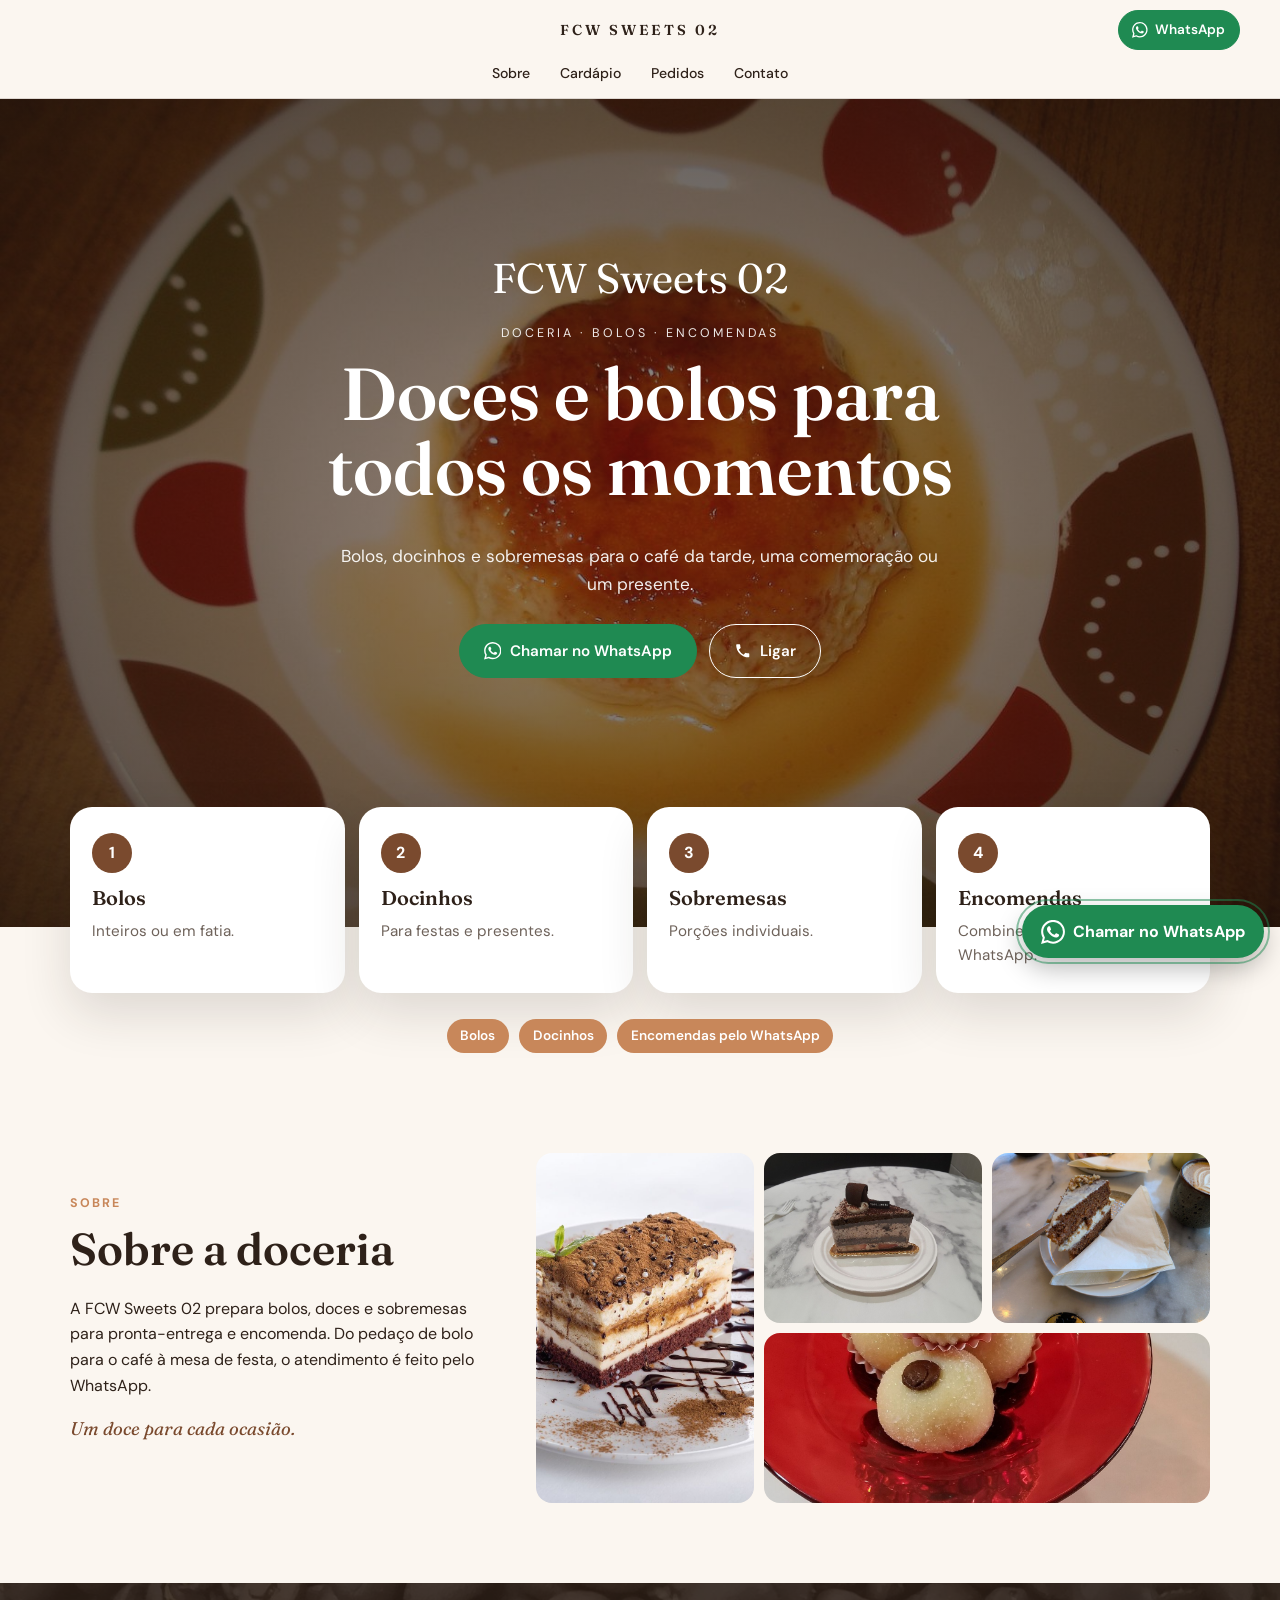
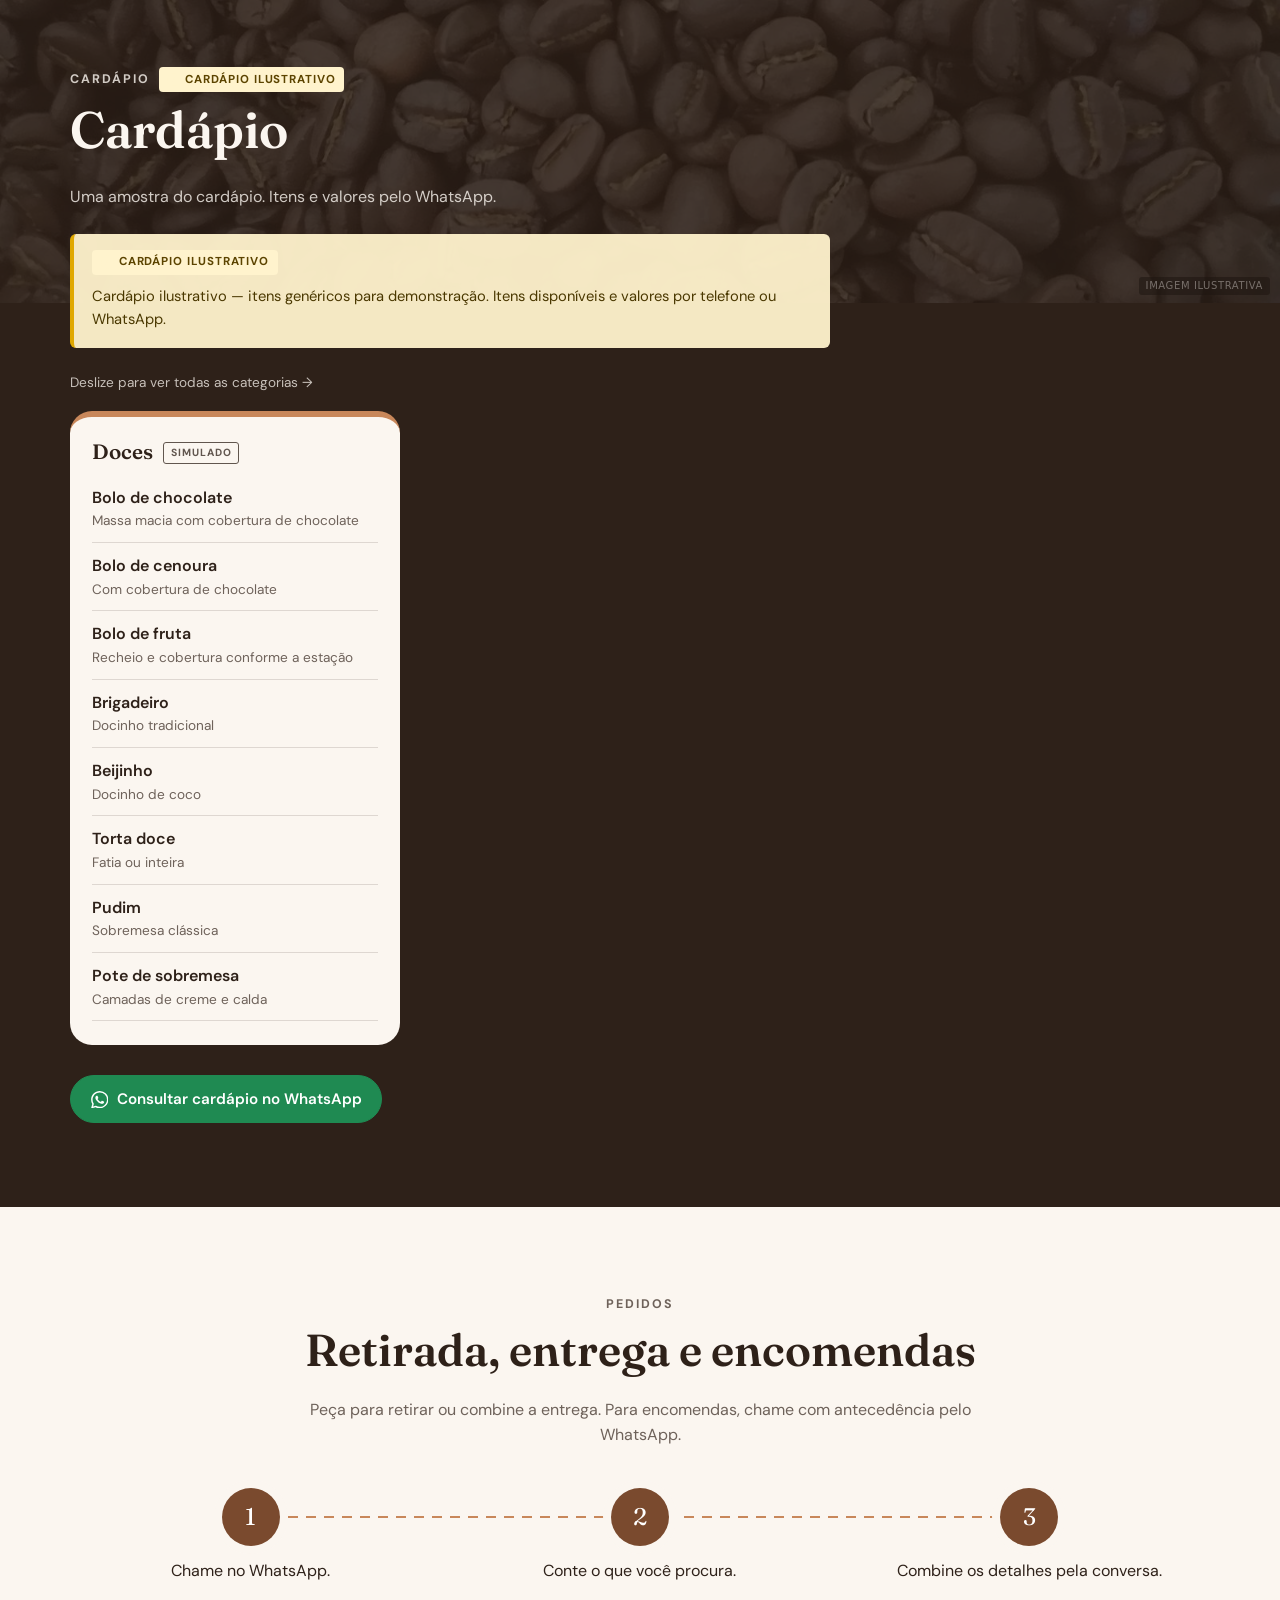
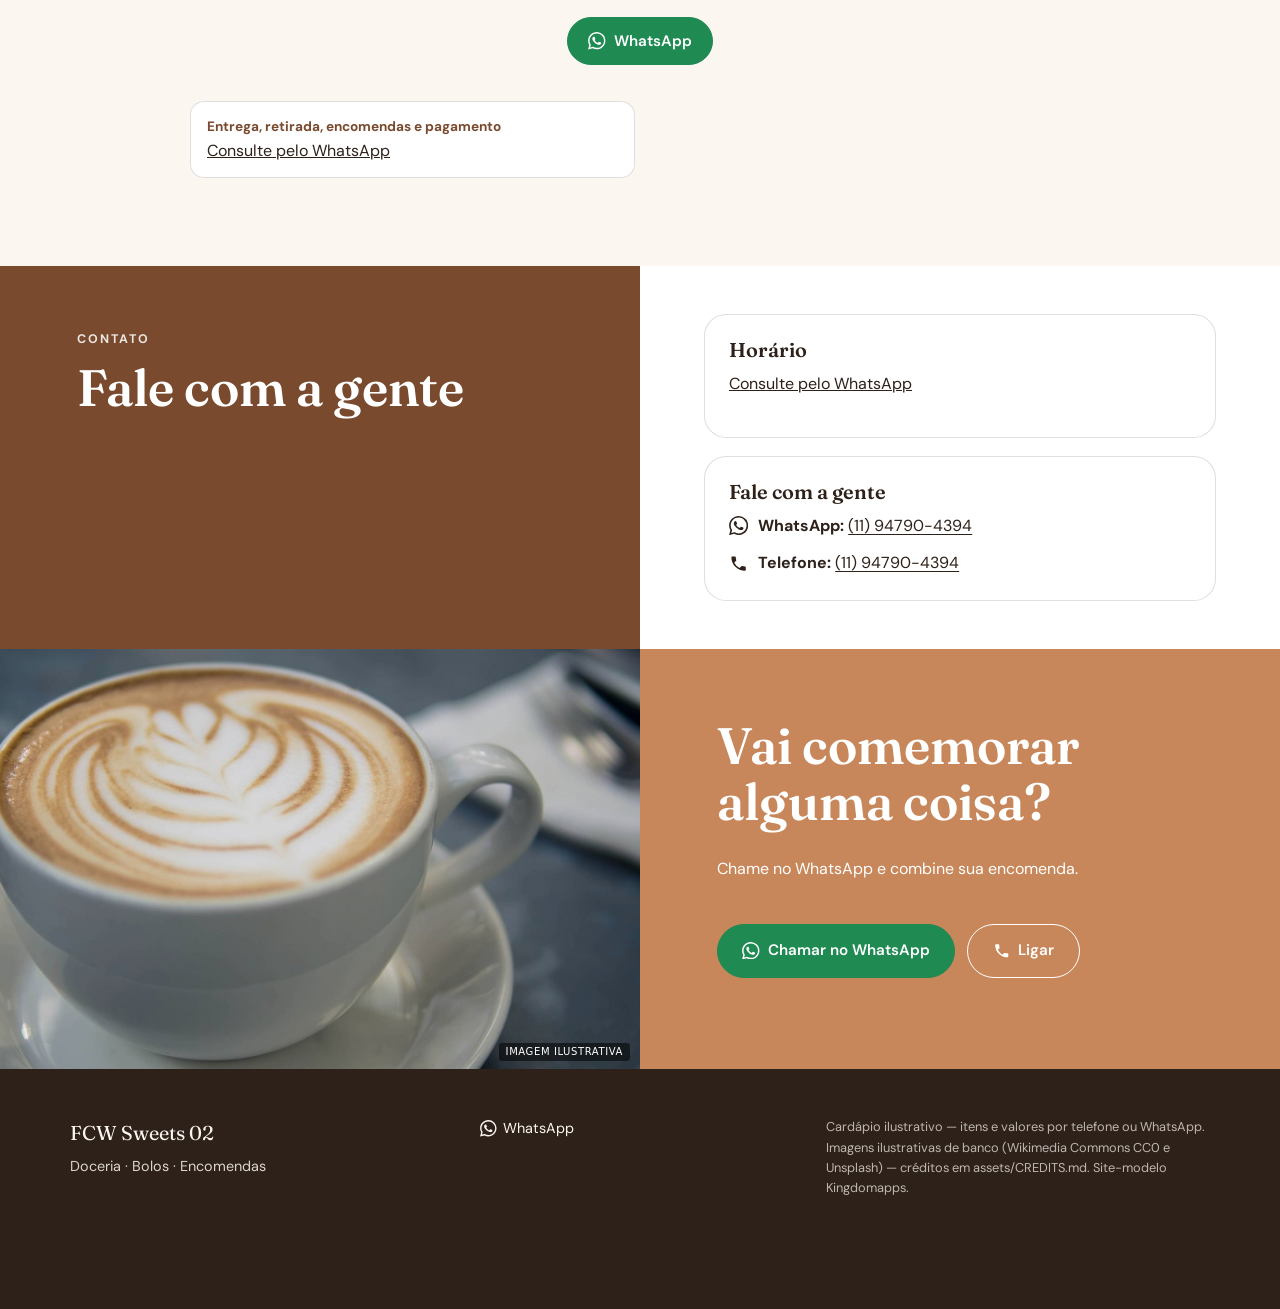
<file: v2/index.html>
<!DOCTYPE html>
<html lang="pt-BR">
<head>
<meta charset="UTF-8" />
<meta name="viewport" content="width=device-width, initial-scale=1" />
<title>FCW Sweets 02 | Doceria e confeitaria</title>
<meta name="description" content="Bolos, doces e sobremesas para o dia a dia e para encomendas. Fale com a FCW Sweets 02 pelo WhatsApp." />
<meta name="theme-color" content="#2e2119" />
<link rel="preconnect" href="https://fonts.googleapis.com" />
<link rel="preconnect" href="https://fonts.gstatic.com" crossorigin />
<link rel="stylesheet" href="https://fonts.googleapis.com/css2?family=Fraunces:ital,opsz,wght@0,9..144,500;0,9..144,600;1,9..144,500&family=DM+Sans:wght@400;500;700&display=swap" />
<link rel="stylesheet" href="../assets/core.css" />
<link rel="stylesheet" href="../assets/E02.css" />
<style>:root{--brand:#7a4a2e;--brand2:#c8875a;--brand-ink:#2e2119}</style>
<link rel="icon" href="../assets/img/favicon.svg" type="image/svg+xml" />
<link rel="icon" href="../assets/img/favicon.png" sizes="64x64" />
<link rel="apple-touch-icon" href="../assets/img/apple-touch-icon.png" />
<meta property="og:type" content="website" />
<meta property="og:title" content="FCW Sweets 02 | Doceria e confeitaria" />
<meta property="og:description" content="Bolos, doces e sobremesas para o dia a dia e para encomendas. Fale com a FCW Sweets 02 pelo WhatsApp." />
<meta property="og:image" content="https://fcwwebsites.github.io/kingdomapps-modelo-fcw-sweets-02/assets/img/og-image.jpg" />
<meta property="og:url" content="https://fcwwebsites.github.io/kingdomapps-modelo-fcw-sweets-02/" />
<meta name="twitter:card" content="summary_large_image" />
<!-- Google tag (gtag.js) -->
<script async src="https://www.googletagmanager.com/gtag/js?id=G-NJ030BJ0Z8"></script>
<script>
  window.dataLayer = window.dataLayer || [];
  function gtag(){dataLayer.push(arguments);}
  gtag('js', new Date());
  gtag('config', 'G-NJ030BJ0Z8');
</script>
<script>/* Kingdomapps GA4 eventos CTA */(function(){try{var ev=function(n,p){try{if(typeof gtag==='function')gtag('event',n,p);}catch(e){}};document.addEventListener('click',function(e){var a=e.target&&e.target.closest?e.target.closest('a[href]'):null;if(!a)return;var h=a.href||'',p={link_url:h};if(a.dataset&&a.dataset.plan)p.plan=a.dataset.plan;if(/wa\.me|api\.whatsapp\.com|whatsapp:/i.test(h))ev('click_whatsapp',p);else if(/ifood/i.test(h))ev('click_ifood',p);else if(/99app|99food|\/\/(www\.)?99\.|food\.99/i.test(h))ev('click_99',p);},true);document.addEventListener('submit',function(e){var f=e.target;ev('generate_lead',{form_id:(f&&(f.id||f.getAttribute('name')))||'form',page_location:location.href});},true);}catch(e){}})();</script>
</head>
<body class="est-E02" data-hours='{}' data-hours-unknown='[]'>
<!-- Kingdomapps · site-modelo anonimizado -->
<a class="skip" href="#conteudo">Pular para o conteúdo</a>
<header class="site-header e2-header" id="header">
  <div class="e2-top">
    <span></span>
    <a class="brand e2-brand" href="#topo" aria-label="FCW Sweets 02 — início"><span class="brand-word">FCW Sweets 02</span></a>
    <div class="e2-top-right"><a class="btn btn-wa btn-sm header-cta" href="https://wa.me/5511947904394?text=Ol%C3%A1!%20Vim%20pelo%20site%20e%20gostaria%20de%20mais%20informa%C3%A7%C3%B5es." target="_blank" rel="noopener"><svg viewBox="0 0 24 24" aria-hidden="true" focusable="false"><path fill="currentColor" d="M17.47 14.38c-.3-.15-1.76-.87-2.03-.97-.27-.1-.47-.15-.67.15-.2.3-.77.97-.94 1.16-.17.2-.35.22-.64.07-.3-.15-1.26-.46-2.39-1.47-.88-.79-1.48-1.76-1.65-2.06-.17-.3-.02-.46.13-.6.13-.14.3-.35.45-.52.15-.17.2-.3.3-.5.1-.2.05-.37-.03-.52-.07-.15-.67-1.61-.92-2.2-.24-.58-.49-.5-.67-.51h-.57c-.2 0-.52.07-.8.37-.27.3-1.04 1.02-1.04 2.48s1.07 2.88 1.21 3.07c.15.2 2.1 3.2 5.08 4.49.71.31 1.26.49 1.7.63.71.22 1.36.19 1.87.12.57-.09 1.76-.72 2-1.41.25-.7.25-1.29.18-1.41-.08-.13-.27-.2-.57-.35zM12.05 21.78a9.87 9.87 0 0 1-5.03-1.38l-.36-.21-3.74.98 1-3.65-.24-.37a9.86 9.86 0 0 1-1.51-5.26c0-5.45 4.44-9.88 9.89-9.88 2.64 0 5.12 1.03 6.99 2.9a9.83 9.83 0 0 1 2.89 6.99c0 5.45-4.44 9.88-9.89 9.88zm8.41-18.3A11.82 11.82 0 0 0 12.05 0C5.5 0 .16 5.34.16 11.89c0 2.1.55 4.14 1.59 5.95L.06 24l6.3-1.65a11.88 11.88 0 0 0 5.69 1.45c6.55 0 11.89-5.34 11.89-11.89 0-3.18-1.24-6.17-3.48-8.41z"/></svg><span>WhatsApp</span></a>
    <button class="nav-toggle" type="button" aria-expanded="false" aria-controls="site-nav"><span class="sr-only">Abrir menu</span><span class="bars" aria-hidden="true"></span></button></div>
  </div>
  <nav class="site-nav e2-nav" id="site-nav" aria-label="Principal"><ul><li><a href="#sobre">Sobre</a></li><li><a href="#cardapio">Cardápio</a></li><li><a href="#entrega">Pedidos</a></li><li><a href="#contato">Contato</a></li></ul></nav>
</header>
<main id="conteudo">
<section class="e2-hero" id="topo" aria-labelledby="hero-title">
  <figure class="e2-hero-media"><img src="../assets/img/fotos-foto-1.jpg" width="1400" height="1050" alt="Imagem ilustrativa: pudim com calda de caramelo" fetchpriority="high" /></figure>
  <div class="e2-hero-copy">
    <p class="e2-wordmark">FCW Sweets 02</p>
    <p class="e2-eyebrow">Doceria · Bolos · Encomendas</p>
    <h1 id="hero-title">Doces e bolos para todos os momentos</h1>
    <p class="e2-lead">Bolos, docinhos e sobremesas para o café da tarde, uma comemoração ou um presente.</p>
    <div class="hero-ctas"><a class="btn btn-wa btn-lg" href="https://wa.me/5511947904394?text=Ol%C3%A1!%20Vim%20pelo%20site%20e%20gostaria%20de%20mais%20informa%C3%A7%C3%B5es." target="_blank" rel="noopener"><svg viewBox="0 0 24 24" aria-hidden="true" focusable="false"><path fill="currentColor" d="M17.47 14.38c-.3-.15-1.76-.87-2.03-.97-.27-.1-.47-.15-.67.15-.2.3-.77.97-.94 1.16-.17.2-.35.22-.64.07-.3-.15-1.26-.46-2.39-1.47-.88-.79-1.48-1.76-1.65-2.06-.17-.3-.02-.46.13-.6.13-.14.3-.35.45-.52.15-.17.2-.3.3-.5.1-.2.05-.37-.03-.52-.07-.15-.67-1.61-.92-2.2-.24-.58-.49-.5-.67-.51h-.57c-.2 0-.52.07-.8.37-.27.3-1.04 1.02-1.04 2.48s1.07 2.88 1.21 3.07c.15.2 2.1 3.2 5.08 4.49.71.31 1.26.49 1.7.63.71.22 1.36.19 1.87.12.57-.09 1.76-.72 2-1.41.25-.7.25-1.29.18-1.41-.08-.13-.27-.2-.57-.35zM12.05 21.78a9.87 9.87 0 0 1-5.03-1.38l-.36-.21-3.74.98 1-3.65-.24-.37a9.86 9.86 0 0 1-1.51-5.26c0-5.45 4.44-9.88 9.89-9.88 2.64 0 5.12 1.03 6.99 2.9a9.83 9.83 0 0 1 2.89 6.99c0 5.45-4.44 9.88-9.89 9.88zm8.41-18.3A11.82 11.82 0 0 0 12.05 0C5.5 0 .16 5.34.16 11.89c0 2.1.55 4.14 1.59 5.95L.06 24l6.3-1.65a11.88 11.88 0 0 0 5.69 1.45c6.55 0 11.89-5.34 11.89-11.89 0-3.18-1.24-6.17-3.48-8.41z"/></svg><span>Chamar no WhatsApp</span></a><a class="btn btn-ghost btn-lg btn-tel" href="tel:+5511947904394"><svg viewBox="0 0 24 24" aria-hidden="true" focusable="false"><path fill="currentColor" d="M6.6 10.8a15.1 15.1 0 0 0 6.6 6.6l2.2-2.2a1 1 0 0 1 1-.25 11.4 11.4 0 0 0 3.6.57 1 1 0 0 1 1 1V20a1 1 0 0 1-1 1A17 17 0 0 1 3 4a1 1 0 0 1 1-1h3.5a1 1 0 0 1 1 1c0 1.25.2 2.45.57 3.57a1 1 0 0 1-.25 1z"/></svg><span>Ligar</span></a></div>
  </div>
</section>
<section class="e2-dest" id="destaques" aria-labelledby="dest-title">
  <div class="wrap">
    <h2 id="dest-title" class="sr-only">Destaques</h2>
    <ul class="e2-cards"><li class="e2-card"><span class="e2-card-n" aria-hidden="true">1</span><h3>Bolos</h3><p>Inteiros ou em fatia.</p></li><li class="e2-card"><span class="e2-card-n" aria-hidden="true">2</span><h3>Docinhos</h3><p>Para festas e presentes.</p></li><li class="e2-card"><span class="e2-card-n" aria-hidden="true">3</span><h3>Sobremesas</h3><p>Porções individuais.</p></li><li class="e2-card"><span class="e2-card-n" aria-hidden="true">4</span><h3>Encomendas</h3><p>Combine sabores e datas pelo WhatsApp.</p></li></ul>
    <ul class="e2-chips" aria-label="Em resumo"><li>Bolos</li><li>Docinhos</li><li>Encomendas pelo WhatsApp</li></ul>
  </div>
</section>
<section class="e2-sobre" id="sobre" aria-labelledby="sobre-title">
  <div class="wrap e2-sobre-grid">
    <div class="e2-sobre-copy"><p class="e2-kicker">Sobre</p><h2 id="sobre-title">Sobre a doceria</h2><p>A FCW Sweets 02 prepara bolos, doces e sobremesas para pronta-entrega e encomenda. Do pedaço de bolo para o café à mesa de festa, o atendimento é feito pelo WhatsApp.</p><p class="e2-apoio">Um doce para cada ocasião.</p></div>
    <div class="e2-mosaic e2-n4" aria-label="Fotos de FCW Sweets 02"><figure class="e2-tile e2-t1"><img src="../assets/img/fotos-foto-2.jpg" width="1400" height="952" alt="Imagem ilustrativa: fatia de bolo de chocolate com calda" loading="lazy" decoding="async" /></figure><figure class="e2-tile e2-t2"><img src="../assets/img/fotos-foto-3.jpg" width="1400" height="1050" alt="Imagem ilustrativa: fatia de bolo de chocolate em camadas" loading="lazy" decoding="async" /></figure><figure class="e2-tile e2-t3"><img src="../assets/img/fotos-foto-4.jpg" width="1400" height="1054" alt="Imagem ilustrativa: fatia de bolo de cenoura com café" loading="lazy" decoding="async" /></figure><figure class="e2-tile e2-t4"><img src="../assets/img/fotos-foto-5.jpg" width="1400" height="1400" alt="Imagem ilustrativa: docinhos de coco em taça" loading="lazy" decoding="async" /></figure></div>
  </div>
</section>
<section class="e2-menu" id="cardapio" aria-labelledby="menu-title">
  <div class="amb amb-menu" style="--amb:url('../assets/img/ambiente-coffee-beans-roasted.jpg')" aria-hidden="true"><span class="amb-tag">Imagem ilustrativa</span></div>
  <div class="wrap e2-menu-inner">
    <div class="e2-menu-head"><p class="e2-kicker">Cardápio <span class="sim-badge">Cardápio ilustrativo</span></p><h2 id="menu-title">Cardápio</h2><p>Uma amostra do cardápio. Itens e valores pelo WhatsApp.</p></div>
    <div class="sim-notice" role="note"><span class="sim-badge">Cardápio ilustrativo</span><p>Cardápio ilustrativo — itens genéricos para demonstração. Itens disponíveis e valores por telefone ou WhatsApp.</p></div>
    <p class="e2-swipe" aria-hidden="true">Deslize para ver todas as categorias →</p>
  </div>
  <ul class="e2-mcards" tabindex="0" aria-label="Categorias do cardápio (rolagem horizontal)"><li class="e2-mcard"><h3>Doces <span class="sim-tag">Simulado</span></h3><ul><li><span class="e2-mi-name">Bolo de chocolate</span><span class="e2-mi-desc">Massa macia com cobertura de chocolate</span></li><li><span class="e2-mi-name">Bolo de cenoura</span><span class="e2-mi-desc">Com cobertura de chocolate</span></li><li><span class="e2-mi-name">Bolo de fruta</span><span class="e2-mi-desc">Recheio e cobertura conforme a estação</span></li><li><span class="e2-mi-name">Brigadeiro</span><span class="e2-mi-desc">Docinho tradicional</span></li><li><span class="e2-mi-name">Beijinho</span><span class="e2-mi-desc">Docinho de coco</span></li><li><span class="e2-mi-name">Torta doce</span><span class="e2-mi-desc">Fatia ou inteira</span></li><li><span class="e2-mi-name">Pudim</span><span class="e2-mi-desc">Sobremesa clássica</span></li><li><span class="e2-mi-name">Pote de sobremesa</span><span class="e2-mi-desc">Camadas de creme e calda</span></li></ul></li></ul>
  <div class="wrap e2-menu-cta"><a class="btn btn-wa" href="https://wa.me/5511947904394?text=Ol%C3%A1!%20Vim%20pelo%20site%20e%20gostaria%20de%20mais%20informa%C3%A7%C3%B5es." target="_blank" rel="noopener"><svg viewBox="0 0 24 24" aria-hidden="true" focusable="false"><path fill="currentColor" d="M17.47 14.38c-.3-.15-1.76-.87-2.03-.97-.27-.1-.47-.15-.67.15-.2.3-.77.97-.94 1.16-.17.2-.35.22-.64.07-.3-.15-1.26-.46-2.39-1.47-.88-.79-1.48-1.76-1.65-2.06-.17-.3-.02-.46.13-.6.13-.14.3-.35.45-.52.15-.17.2-.3.3-.5.1-.2.05-.37-.03-.52-.07-.15-.67-1.61-.92-2.2-.24-.58-.49-.5-.67-.51h-.57c-.2 0-.52.07-.8.37-.27.3-1.04 1.02-1.04 2.48s1.07 2.88 1.21 3.07c.15.2 2.1 3.2 5.08 4.49.71.31 1.26.49 1.7.63.71.22 1.36.19 1.87.12.57-.09 1.76-.72 2-1.41.25-.7.25-1.29.18-1.41-.08-.13-.27-.2-.57-.35zM12.05 21.78a9.87 9.87 0 0 1-5.03-1.38l-.36-.21-3.74.98 1-3.65-.24-.37a9.86 9.86 0 0 1-1.51-5.26c0-5.45 4.44-9.88 9.89-9.88 2.64 0 5.12 1.03 6.99 2.9a9.83 9.83 0 0 1 2.89 6.99c0 5.45-4.44 9.88-9.89 9.88zm8.41-18.3A11.82 11.82 0 0 0 12.05 0C5.5 0 .16 5.34.16 11.89c0 2.1.55 4.14 1.59 5.95L.06 24l6.3-1.65a11.88 11.88 0 0 0 5.69 1.45c6.55 0 11.89-5.34 11.89-11.89 0-3.18-1.24-6.17-3.48-8.41z"/></svg><span>Consultar cardápio no WhatsApp</span></a></div>
</section>
<section class="e2-orders" id="entrega" aria-labelledby="ent-title">
  <div class="wrap">
    <div class="e2-center"><p class="e2-kicker">Pedidos</p><h2 id="ent-title">Retirada, entrega e encomendas</h2><p>Peça para retirar ou combine a entrega. Para encomendas, chame com antecedência pelo WhatsApp.</p></div>
    <ol class="e2-timeline"><li><span class="e2-step-n" aria-hidden="true">1</span><p>Chame no WhatsApp.</p></li><li><span class="e2-step-n" aria-hidden="true">2</span><p>Conte o que você procura.</p></li><li><span class="e2-step-n" aria-hidden="true">3</span><p>Combine os detalhes pela conversa.</p></li></ol>
    <div class="e2-center"><div class="order-links"><a class="btn btn-wa" href="https://wa.me/5511947904394?text=Ol%C3%A1!%20Vim%20pelo%20site%20e%20gostaria%20de%20mais%20informa%C3%A7%C3%B5es." target="_blank" rel="noopener"><svg viewBox="0 0 24 24" aria-hidden="true" focusable="false"><path fill="currentColor" d="M17.47 14.38c-.3-.15-1.76-.87-2.03-.97-.27-.1-.47-.15-.67.15-.2.3-.77.97-.94 1.16-.17.2-.35.22-.64.07-.3-.15-1.26-.46-2.39-1.47-.88-.79-1.48-1.76-1.65-2.06-.17-.3-.02-.46.13-.6.13-.14.3-.35.45-.52.15-.17.2-.3.3-.5.1-.2.05-.37-.03-.52-.07-.15-.67-1.61-.92-2.2-.24-.58-.49-.5-.67-.51h-.57c-.2 0-.52.07-.8.37-.27.3-1.04 1.02-1.04 2.48s1.07 2.88 1.21 3.07c.15.2 2.1 3.2 5.08 4.49.71.31 1.26.49 1.7.63.71.22 1.36.19 1.87.12.57-.09 1.76-.72 2-1.41.25-.7.25-1.29.18-1.41-.08-.13-.27-.2-.57-.35zM12.05 21.78a9.87 9.87 0 0 1-5.03-1.38l-.36-.21-3.74.98 1-3.65-.24-.37a9.86 9.86 0 0 1-1.51-5.26c0-5.45 4.44-9.88 9.89-9.88 2.64 0 5.12 1.03 6.99 2.9a9.83 9.83 0 0 1 2.89 6.99c0 5.45-4.44 9.88-9.89 9.88zm8.41-18.3A11.82 11.82 0 0 0 12.05 0C5.5 0 .16 5.34.16 11.89c0 2.1.55 4.14 1.59 5.95L.06 24l6.3-1.65a11.88 11.88 0 0 0 5.69 1.45c6.55 0 11.89-5.34 11.89-11.89 0-3.18-1.24-6.17-3.48-8.41z"/></svg><span>WhatsApp</span></a></div></div>
    <dl class="e2-kv"><div><dt>Entrega, retirada, encomendas e pagamento</dt><dd><a href="https://wa.me/5511947904394?text=Ol%C3%A1!%20Vim%20pelo%20site%20e%20gostaria%20de%20mais%20informa%C3%A7%C3%B5es." target="_blank" rel="noopener">Consulte pelo WhatsApp</a></dd></div></dl>
  </div>
</section>
<section class="e2-contact" id="contato" aria-labelledby="ct-title">
  <div class="e2-contact-block">
    <p class="e2-kicker">Contato</p><h2 id="ct-title">Fale com a gente</h2>
    </div>
  <div class="e2-contact-side">
    <div class="ct-card ct-hours"><h3>Horário</h3><p><a href="https://wa.me/5511947904394?text=Ol%C3%A1!%20Vim%20pelo%20site%20e%20gostaria%20de%20mais%20informa%C3%A7%C3%B5es." target="_blank" rel="noopener">Consulte pelo WhatsApp</a></p></div>
    <div class="ct-card"><h3>Fale com a gente</h3><ul class="ct-list"><li><svg viewBox="0 0 24 24" aria-hidden="true" focusable="false"><path fill="currentColor" d="M17.47 14.38c-.3-.15-1.76-.87-2.03-.97-.27-.1-.47-.15-.67.15-.2.3-.77.97-.94 1.16-.17.2-.35.22-.64.07-.3-.15-1.26-.46-2.39-1.47-.88-.79-1.48-1.76-1.65-2.06-.17-.3-.02-.46.13-.6.13-.14.3-.35.45-.52.15-.17.2-.3.3-.5.1-.2.05-.37-.03-.52-.07-.15-.67-1.61-.92-2.2-.24-.58-.49-.5-.67-.51h-.57c-.2 0-.52.07-.8.37-.27.3-1.04 1.02-1.04 2.48s1.07 2.88 1.21 3.07c.15.2 2.1 3.2 5.08 4.49.71.31 1.26.49 1.7.63.71.22 1.36.19 1.87.12.57-.09 1.76-.72 2-1.41.25-.7.25-1.29.18-1.41-.08-.13-.27-.2-.57-.35zM12.05 21.78a9.87 9.87 0 0 1-5.03-1.38l-.36-.21-3.74.98 1-3.65-.24-.37a9.86 9.86 0 0 1-1.51-5.26c0-5.45 4.44-9.88 9.89-9.88 2.64 0 5.12 1.03 6.99 2.9a9.83 9.83 0 0 1 2.89 6.99c0 5.45-4.44 9.88-9.89 9.88zm8.41-18.3A11.82 11.82 0 0 0 12.05 0C5.5 0 .16 5.34.16 11.89c0 2.1.55 4.14 1.59 5.95L.06 24l6.3-1.65a11.88 11.88 0 0 0 5.69 1.45c6.55 0 11.89-5.34 11.89-11.89 0-3.18-1.24-6.17-3.48-8.41z"/></svg><span><strong>WhatsApp:</strong> <a href="https://wa.me/5511947904394?text=Ol%C3%A1!%20Vim%20pelo%20site%20e%20gostaria%20de%20mais%20informa%C3%A7%C3%B5es." target="_blank" rel="noopener">(11) 94790-4394</a></span></li><li><svg viewBox="0 0 24 24" aria-hidden="true" focusable="false"><path fill="currentColor" d="M6.6 10.8a15.1 15.1 0 0 0 6.6 6.6l2.2-2.2a1 1 0 0 1 1-.25 11.4 11.4 0 0 0 3.6.57 1 1 0 0 1 1 1V20a1 1 0 0 1-1 1A17 17 0 0 1 3 4a1 1 0 0 1 1-1h3.5a1 1 0 0 1 1 1c0 1.25.2 2.45.57 3.57a1 1 0 0 1-.25 1z"/></svg><span><strong>Telefone:</strong> <a href="tel:+5511947904394">(11) 94790-4394</a></span></li></ul></div>
  </div>
</section>
<section class="e2-cta cta-final" id="cta-final" aria-labelledby="cta-title">
  <div class="e2-cta-photo"><div class="amb amb-cta" style="--amb:url('../assets/img/ambiente-latte-art.jpg')" aria-hidden="true"><span class="amb-tag">Imagem ilustrativa</span></div></div>
  <div class="e2-cta-copy"><h2 id="cta-title">Vai comemorar alguma coisa?</h2><p>Chame no WhatsApp e combine sua encomenda.</p><div class="hero-ctas"><a class="btn btn-wa btn-lg" href="https://wa.me/5511947904394?text=Ol%C3%A1!%20Vim%20pelo%20site%20e%20gostaria%20de%20mais%20informa%C3%A7%C3%B5es." target="_blank" rel="noopener"><svg viewBox="0 0 24 24" aria-hidden="true" focusable="false"><path fill="currentColor" d="M17.47 14.38c-.3-.15-1.76-.87-2.03-.97-.27-.1-.47-.15-.67.15-.2.3-.77.97-.94 1.16-.17.2-.35.22-.64.07-.3-.15-1.26-.46-2.39-1.47-.88-.79-1.48-1.76-1.65-2.06-.17-.3-.02-.46.13-.6.13-.14.3-.35.45-.52.15-.17.2-.3.3-.5.1-.2.05-.37-.03-.52-.07-.15-.67-1.61-.92-2.2-.24-.58-.49-.5-.67-.51h-.57c-.2 0-.52.07-.8.37-.27.3-1.04 1.02-1.04 2.48s1.07 2.88 1.21 3.07c.15.2 2.1 3.2 5.08 4.49.71.31 1.26.49 1.7.63.71.22 1.36.19 1.87.12.57-.09 1.76-.72 2-1.41.25-.7.25-1.29.18-1.41-.08-.13-.27-.2-.57-.35zM12.05 21.78a9.87 9.87 0 0 1-5.03-1.38l-.36-.21-3.74.98 1-3.65-.24-.37a9.86 9.86 0 0 1-1.51-5.26c0-5.45 4.44-9.88 9.89-9.88 2.64 0 5.12 1.03 6.99 2.9a9.83 9.83 0 0 1 2.89 6.99c0 5.45-4.44 9.88-9.89 9.88zm8.41-18.3A11.82 11.82 0 0 0 12.05 0C5.5 0 .16 5.34.16 11.89c0 2.1.55 4.14 1.59 5.95L.06 24l6.3-1.65a11.88 11.88 0 0 0 5.69 1.45c6.55 0 11.89-5.34 11.89-11.89 0-3.18-1.24-6.17-3.48-8.41z"/></svg><span>Chamar no WhatsApp</span></a><a class="btn btn-ghost btn-lg" href="tel:+5511947904394"><svg viewBox="0 0 24 24" aria-hidden="true" focusable="false"><path fill="currentColor" d="M6.6 10.8a15.1 15.1 0 0 0 6.6 6.6l2.2-2.2a1 1 0 0 1 1-.25 11.4 11.4 0 0 0 3.6.57 1 1 0 0 1 1 1V20a1 1 0 0 1-1 1A17 17 0 0 1 3 4a1 1 0 0 1 1-1h3.5a1 1 0 0 1 1 1c0 1.25.2 2.45.57 3.57a1 1 0 0 1-.25 1z"/></svg><span>Ligar</span></a></div></div>
</section>
</main>
<footer class="site-footer e2-footer">
  <div class="wrap e2-foot-grid">
    <div class="f-brand"><div><p class="f-name">FCW Sweets 02</p><p>Doceria · Bolos · Encomendas</p></div></div>
    <nav class="f-links" aria-label="Links"><a href="https://wa.me/5511947904394?text=Ol%C3%A1!%20Vim%20pelo%20site%20e%20gostaria%20de%20mais%20informa%C3%A7%C3%B5es." target="_blank" rel="noopener"><svg viewBox="0 0 24 24" aria-hidden="true" focusable="false"><path fill="currentColor" d="M17.47 14.38c-.3-.15-1.76-.87-2.03-.97-.27-.1-.47-.15-.67.15-.2.3-.77.97-.94 1.16-.17.2-.35.22-.64.07-.3-.15-1.26-.46-2.39-1.47-.88-.79-1.48-1.76-1.65-2.06-.17-.3-.02-.46.13-.6.13-.14.3-.35.45-.52.15-.17.2-.3.3-.5.1-.2.05-.37-.03-.52-.07-.15-.67-1.61-.92-2.2-.24-.58-.49-.5-.67-.51h-.57c-.2 0-.52.07-.8.37-.27.3-1.04 1.02-1.04 2.48s1.07 2.88 1.21 3.07c.15.2 2.1 3.2 5.08 4.49.71.31 1.26.49 1.7.63.71.22 1.36.19 1.87.12.57-.09 1.76-.72 2-1.41.25-.7.25-1.29.18-1.41-.08-.13-.27-.2-.57-.35zM12.05 21.78a9.87 9.87 0 0 1-5.03-1.38l-.36-.21-3.74.98 1-3.65-.24-.37a9.86 9.86 0 0 1-1.51-5.26c0-5.45 4.44-9.88 9.89-9.88 2.64 0 5.12 1.03 6.99 2.9a9.83 9.83 0 0 1 2.89 6.99c0 5.45-4.44 9.88-9.89 9.88zm8.41-18.3A11.82 11.82 0 0 0 12.05 0C5.5 0 .16 5.34.16 11.89c0 2.1.55 4.14 1.59 5.95L.06 24l6.3-1.65a11.88 11.88 0 0 0 5.69 1.45c6.55 0 11.89-5.34 11.89-11.89 0-3.18-1.24-6.17-3.48-8.41z"/></svg><span>WhatsApp</span></a></nav>
    <div><p class="f-note">Cardápio ilustrativo — itens e valores por telefone ou WhatsApp.</p>
    <p class="f-credit">Imagens ilustrativas de banco (Wikimedia Commons CC0 e Unsplash) — créditos em assets/CREDITS.md. Site-modelo Kingdomapps.</p></div>
  </div>
</footer>
<a class="wa-float" href="https://wa.me/5511947904394?text=Ol%C3%A1!%20Vim%20pelo%20site%20e%20gostaria%20de%20mais%20informa%C3%A7%C3%B5es." target="_blank" rel="noopener" aria-label="Chamar a FCW Sweets 02 no WhatsApp"><svg viewBox="0 0 24 24" aria-hidden="true" focusable="false"><path fill="currentColor" d="M17.47 14.38c-.3-.15-1.76-.87-2.03-.97-.27-.1-.47-.15-.67.15-.2.3-.77.97-.94 1.16-.17.2-.35.22-.64.07-.3-.15-1.26-.46-2.39-1.47-.88-.79-1.48-1.76-1.65-2.06-.17-.3-.02-.46.13-.6.13-.14.3-.35.45-.52.15-.17.2-.3.3-.5.1-.2.05-.37-.03-.52-.07-.15-.67-1.61-.92-2.2-.24-.58-.49-.5-.67-.51h-.57c-.2 0-.52.07-.8.37-.27.3-1.04 1.02-1.04 2.48s1.07 2.88 1.21 3.07c.15.2 2.1 3.2 5.08 4.49.71.31 1.26.49 1.7.63.71.22 1.36.19 1.87.12.57-.09 1.76-.72 2-1.41.25-.7.25-1.29.18-1.41-.08-.13-.27-.2-.57-.35zM12.05 21.78a9.87 9.87 0 0 1-5.03-1.38l-.36-.21-3.74.98 1-3.65-.24-.37a9.86 9.86 0 0 1-1.51-5.26c0-5.45 4.44-9.88 9.89-9.88 2.64 0 5.12 1.03 6.99 2.9a9.83 9.83 0 0 1 2.89 6.99c0 5.45-4.44 9.88-9.89 9.88zm8.41-18.3A11.82 11.82 0 0 0 12.05 0C5.5 0 .16 5.34.16 11.89c0 2.1.55 4.14 1.59 5.95L.06 24l6.3-1.65a11.88 11.88 0 0 0 5.69 1.45c6.55 0 11.89-5.34 11.89-11.89 0-3.18-1.24-6.17-3.48-8.41z"/></svg><span>Chamar no WhatsApp</span></a>
<script src="../assets/site.js" defer></script>
</body>
</html>
</file>
<file: assets/core.css>
/* Kingdomapps — base institucional (estrutura e mecânica comuns às 3 skins) */
*,*::before,*::after{box-sizing:border-box}
html{scroll-behavior:smooth;-webkit-text-size-adjust:100%}
body{margin:0;background:var(--bg);color:var(--ink);font-family:var(--font-body);font-size:16px;line-height:1.6;text-rendering:optimizeLegibility}
img{max-width:100%;height:auto;display:block}
a{color:inherit}
h1,h2,h3{font-family:var(--font-display);line-height:1.1;margin:0 0 .5em;font-weight:var(--display-weight,600)}
p{margin:0 0 1em}
ul,ol{margin:0;padding:0}
svg{width:1.15em;height:1.15em;flex:none}
.sr-only{position:absolute;width:1px;height:1px;overflow:hidden;clip:rect(0 0 0 0);white-space:nowrap}
.skip{position:absolute;left:12px;top:-60px;z-index:100;background:var(--ink);color:var(--bg);padding:10px 14px}
.skip:focus{top:12px}
:focus-visible{outline:3px solid var(--focus,var(--brand2));outline-offset:3px}
.wrap{width:100%;max-width:1180px;margin:0 auto;padding:0 20px}
.sec{padding:var(--sec-pad,72px) 0;position:relative}
.kicker{font-size:.78rem;letter-spacing:.18em;text-transform:uppercase;color:var(--muted);margin-bottom:.8em;display:flex;align-items:center;gap:.6em;flex-wrap:wrap}
.lead{font-size:1.08rem;color:var(--muted)}
.tbc{display:inline-block;font-size:.78em;padding:.1em .6em;border:1px dashed currentColor;border-radius:99px;opacity:.85;white-space:nowrap}
.interim-flag{margin:0;padding:8px 20px;background:#fff3cd;color:#5c4400;font:600 13px/1.4 system-ui,sans-serif;text-align:center}
/* botões */
.btn{display:inline-flex;align-items:center;justify-content:center;gap:.55em;min-height:46px;padding:.7em 1.3em;text-decoration:none;font-weight:600;border:1px solid transparent;border-radius:var(--btn-radius,6px);cursor:pointer;transition:transform .15s ease,background .2s ease,color .2s ease,border-color .2s ease;font-family:var(--font-btn,var(--font-body));letter-spacing:var(--btn-track,0);text-transform:var(--btn-case,none);font-size:var(--btn-size,.95rem)}
.btn:hover{transform:translateY(-1px)}
.btn-lg{min-height:54px;padding:.85em 1.6em}
.btn-sm{min-height:40px;padding:.5em 1em;font-size:.85rem}
.btn-wa{background:var(--wa-bg);color:var(--wa-ink);border-color:var(--wa-bg)}
.btn-wa:hover{background:var(--wa-hover,var(--wa-bg))}
.btn-ghost{background:transparent;color:inherit;border-color:currentColor}
.btn-review{background:var(--review-bg,#fff);color:var(--review-ink,#1f1f1f);border-color:var(--review-line,#dadce0)}
.btn-review svg{color:#f4b400}
/* header */
.site-header{position:sticky;top:0;z-index:50;background:var(--header-bg,var(--bg));color:var(--header-ink,var(--ink));transition:background .25s ease,box-shadow .25s ease}
.header-inner{display:flex;align-items:center;gap:16px;min-height:68px}
.brand{display:flex;align-items:center;gap:10px;text-decoration:none;margin-right:auto}
.brand-logo{width:46px;height:46px;object-fit:cover;border-radius:var(--logo-radius,50%);background:#fff}
.brand-word{font-family:var(--font-display);font-size:1.35rem;font-weight:var(--display-weight,600);line-height:1}
.site-nav ul{list-style:none;display:flex;gap:26px}
.site-nav a{text-decoration:none;font-size:.9rem}
.site-nav a:hover{text-decoration:underline;text-underline-offset:6px}
.nav-toggle{display:none;background:none;border:0;color:inherit;width:44px;height:44px;cursor:pointer;padding:0}
.nav-toggle .bars,.nav-toggle .bars::before,.nav-toggle .bars::after{display:block;width:22px;height:2px;background:currentColor;margin:auto;position:relative;transition:transform .2s ease}
.nav-toggle .bars::before,.nav-toggle .bars::after{content:"";position:absolute;left:0}
.nav-toggle .bars::before{top:-7px}.nav-toggle .bars::after{top:7px}
.nav-open .nav-toggle .bars{background:transparent}
.nav-open .nav-toggle .bars::before{transform:translateY(7px) rotate(45deg)}
.nav-open .nav-toggle .bars::after{transform:translateY(-7px) rotate(-45deg)}
@media (max-width:880px){
  .nav-toggle{display:block}
  .header-cta span{display:none}
  .header-cta{padding:.5em .7em}
  .site-nav{position:fixed;inset:68px 0 auto 0;background:var(--nav-mobile-bg,var(--bg));color:var(--ink);padding:12px 20px 24px;box-shadow:0 18px 30px rgba(0,0,0,.18);transform:translateY(-12px);opacity:0;visibility:hidden;transition:.2s ease}
  .nav-open .site-nav{transform:none;opacity:1;visibility:visible}
  .site-nav ul{flex-direction:column;gap:0}
  .site-nav a{display:block;padding:14px 0;font-size:1.05rem;border-bottom:1px solid var(--line)}
}
/* hero */
.hero{position:relative;overflow:hidden}
.hero-media{margin:0}
.hero-media img{width:100%;height:100%;object-fit:cover}
.hero-copy{position:relative}
.hero h1{font-size:clamp(2.3rem,6vw,4.4rem)}
.eyebrow{font-size:.8rem;letter-spacing:.2em;text-transform:uppercase;margin-bottom:1.1em}
.hero-ctas{display:flex;flex-wrap:wrap;gap:12px;margin:1.6em 0 1.4em}
.chips{list-style:none;display:flex;flex-wrap:wrap;gap:8px}
.chips li{font-size:.85rem;padding:.35em .85em;border:1px solid var(--chip-line,currentColor);border-radius:var(--chip-radius,99px)}
.open-badge{display:inline-flex;align-items:center;gap:.5em;font-size:.85rem;font-weight:600;margin:0}
.open-badge::before{content:"";width:9px;height:9px;border-radius:50%;background:#2fbf71;box-shadow:0 0 0 4px rgba(47,191,113,.2)}
.open-badge[hidden]{display:none}
/* sobre + galeria */
.sobre-grid{display:grid;gap:40px}
.apoio{font-weight:600}
.gallery{display:grid;grid-template-columns:repeat(2,1fr);gap:var(--gal-gap,10px)}
.g-item{margin:0;position:relative;overflow:hidden;border-radius:var(--img-radius,0)}
.g-item img{width:100%;height:100%;object-fit:cover;aspect-ratio:1/1}
.g-item figcaption{position:absolute;left:0;right:0;bottom:0;padding:22px 10px 8px;font-size:.78rem;color:#fff;background:linear-gradient(transparent,rgba(0,0,0,.72))}
@media (min-width:900px){.sobre-grid{grid-template-columns:1fr 1.15fr;align-items:center;gap:64px}}
/* destaques */
.feats{list-style:none;display:grid;gap:18px;grid-template-columns:1fr;margin-top:28px}
@media (min-width:640px){.feats{grid-template-columns:repeat(2,1fr)}}
@media (min-width:1000px){.feats{grid-template-columns:repeat(4,1fr)}}
.feat h3{font-size:1.3rem}
.feat p{margin:0;color:var(--muted)}
.feat-n{display:block;font-family:var(--font-display);font-size:1.1rem;margin-bottom:.6em;color:var(--accent)}
/* cardápio */
.cardapio{overflow:hidden}
.amb{position:absolute;inset:0;background-image:var(--amb);background-size:cover;background-position:center;z-index:0}
.amb::after{content:"";position:absolute;inset:0;background:var(--amb-overlay,rgba(0,0,0,.6))}
.amb-tag{position:absolute;right:10px;bottom:8px;z-index:2;font:500 10px/1 system-ui,sans-serif;letter-spacing:.06em;text-transform:uppercase;color:#fff;background:rgba(0,0,0,.55);padding:4px 7px;border-radius:3px}
.amb-menu{bottom:auto;height:var(--amb-menu-h,320px)}
.cardapio .wrap,.cta-final .wrap{position:relative;z-index:1}
.menu-head{max-width:720px}
.sim-badge{display:inline-flex;align-items:center;gap:.4em;font:700 .72rem/1 var(--font-body);letter-spacing:.08em;text-transform:uppercase;background:var(--sim-bg,#fff3cd);color:var(--sim-ink,#5c4400);padding:.5em .75em;border-radius:4px}
.sim-badge::before{content:"!";display:inline-grid;place-items:center;width:1.3em;height:1.3em;border-radius:50%;background:currentColor;color:var(--sim-bg,#fff3cd);font-size:.9em}
.sim-notice{display:flex;flex-direction:column;gap:10px;align-items:flex-start;margin:24px 0;padding:16px 18px;background:var(--notice-bg,rgba(255,243,205,.95));color:var(--notice-ink,#4a3800);border-left:4px solid #e0a800;border-radius:6px;font-size:.92rem}
.sim-notice p{margin:0}
.menu-tabs{display:flex;flex-wrap:wrap;gap:8px;margin:8px 0 22px}
.menu-tabs [role=tab]{font:inherit;cursor:pointer;min-height:44px;padding:.5em 1.1em;border:1px solid var(--line);background:transparent;color:inherit;border-radius:var(--btn-radius,6px)}
.menu-tabs [role=tab][aria-selected=true]{background:var(--tab-on-bg,var(--ink));color:var(--tab-on-ink,var(--bg));border-color:var(--tab-on-bg,var(--ink))}
.menu-panel{padding:22px;background:var(--surface);border:1px solid var(--line);border-radius:var(--card-radius,8px)}
.menu-cat{font-size:1.4rem;display:flex;align-items:center;gap:.6em;flex-wrap:wrap}
.sim-tag{font:700 .65rem/1 var(--font-body);letter-spacing:.1em;text-transform:uppercase;padding:.45em .6em;border:1px solid currentColor;border-radius:3px;opacity:.75}
.menu-list{list-style:none;display:grid;gap:0}
@media (min-width:820px){.menu-list{grid-template-columns:1fr 1fr;column-gap:40px}}
.mi{display:grid;grid-template-columns:1fr auto;gap:2px 16px;padding:14px 0;border-bottom:1px dashed var(--line)}
.mi-name{font-weight:600}
.mi-desc{grid-column:1/2;grid-row:2;font-size:.9rem;color:var(--muted)}
.mi-price{grid-column:2;grid-row:1;white-space:nowrap;font-weight:600;color:var(--price,var(--accent))}
.mi-price .pl{font-weight:400;font-size:.78rem;color:var(--muted)}
.menu-note{margin:14px 0 0;color:var(--muted)}
.menu-cta{margin-top:26px}
/* entrega */
.entrega-grid{display:grid;gap:36px}
@media (min-width:900px){.entrega-grid{grid-template-columns:1.1fr 1fr;align-items:start;gap:64px}}
.kv{display:grid;gap:10px;margin:18px 0 0}
.kv div{display:flex;flex-wrap:wrap;gap:6px 12px;align-items:center;padding:10px 0;border-top:1px solid var(--line)}
.kv dt{font-weight:600}.kv dd{margin:0}
.steps-box{padding:26px;background:var(--surface);border:1px solid var(--line);border-radius:var(--card-radius,8px)}
.steps{counter-reset:s;list-style:none;display:grid;gap:12px;margin-bottom:22px}
.steps li{counter-increment:s;display:grid;grid-template-columns:34px 1fr;gap:12px;align-items:start}
.steps li::before{content:counter(s);display:grid;place-items:center;width:34px;height:34px;border-radius:50%;background:var(--accent);color:var(--accent-ink);font-weight:700}
.order-links{display:flex;flex-wrap:wrap;gap:12px;align-items:center}
.app-link{display:inline-flex;align-items:center;gap:.55em;min-height:46px;padding:.5em 1em;border:1px solid var(--line);border-radius:var(--btn-radius,6px);text-decoration:none;font-weight:600;background:var(--surface)}
.app-link svg{width:28px;height:28px}
/* avaliar */
.avaliar-inner{max-width:760px;text-align:center;margin:0 auto}
.selo{display:inline-flex;align-items:center;gap:.5em;font-weight:600;margin-bottom:1em}
.selo svg{color:#f4b400}
/* contato */
.contato-grid{display:grid;gap:22px}
@media (min-width:900px){.contato-grid{grid-template-columns:repeat(3,1fr)}.ct-head{grid-column:1/-1}}
.ct-card{padding:24px;background:var(--surface);border:1px solid var(--line);border-radius:var(--card-radius,8px)}
.ct-card h3{display:flex;align-items:center;gap:.4em;font-size:1.25rem}
.ct-list{list-style:none;display:grid;gap:12px}
.ct-list li{display:flex;gap:10px;align-items:flex-start}
.ct-list li svg{margin-top:.2em;width:1.2em;height:1.2em}
.ct-list a{text-underline-offset:3px}
.text-link{font-weight:600;text-underline-offset:4px}
/* cta final */
.cta-final{overflow:hidden;color:#fff}
.cta-inner{text-align:center;max-width:760px}
.cta-inner .hero-ctas{justify-content:center}
.amb-cta::after{background:var(--amb-cta-overlay,rgba(0,0,0,.62))}
/* footer */
.site-footer{padding:48px 0 110px;background:var(--footer-bg,var(--ink));color:var(--footer-ink,var(--bg))}
.footer-inner{display:grid;gap:22px}
.f-brand{display:flex;gap:14px;align-items:flex-start}
.f-brand p{margin:0 0 .3em;font-size:.9rem;opacity:.85}
.f-name{font-family:var(--font-display);font-size:1.25rem!important;opacity:1!important}
.f-links{display:flex;flex-wrap:wrap;gap:10px 22px}
.f-links a{display:inline-flex;align-items:center;gap:.45em;text-decoration:none;font-size:.9rem}
.f-links a:hover{text-decoration:underline}
.f-note,.f-credit{margin:0;font-size:.8rem;opacity:.7}
/* WhatsApp flutuante */
.wa-float{position:fixed;right:16px;bottom:16px;z-index:60;display:inline-flex;align-items:center;gap:.5em;padding:.85em 1.2em;background:#25d366;color:#0b3d1f;font-weight:700;text-decoration:none;border-radius:99px;box-shadow:0 10px 26px rgba(0,0,0,.28);transform:translateY(140%);transition:transform .3s ease}
.wa-float svg{width:1.5em;height:1.5em}
.show-float .wa-float{transform:none}
@media (max-width:600px){.wa-float{left:16px;right:16px;justify-content:center}}
@media (prefers-reduced-motion:reduce){*{transition:none!important;scroll-behavior:auto!important}}
.gallery:has(> .g-item:nth-child(2):last-child){grid-template-columns:repeat(2,1fr)}
.gallery:has(> .g-item:nth-child(2):last-child) .g-item{grid-column:auto;grid-row:auto}
.gallery:has(> .g-item:nth-child(2):last-child) .g-item img{aspect-ratio:3/4}
</file>
<file: assets/E01.css>
/* E01 — Vitrine editorial. Mecânica comum em core.css. Marca: --brand (principal), --brand2 (acento), --brand-ink (tinta escura). */
:root{--bg:#f6efe6;--paper:#fffaf3;--ink:var(--brand-ink);--muted:#6f6158;--surface:#fffaf3;--line:rgba(46,33,25,.16);
  --accent:var(--brand);--accent-ink:#fff;--font-display:'Cormorant Garamond',Georgia,serif;--font-body:'Jost',system-ui,sans-serif;
  --display-weight:500;--wa-bg:#1f7a4a;--wa-ink:#fff;--wa-hover:#18643c;--btn-radius:0;--btn-case:uppercase;--btn-track:.12em;--btn-size:.78rem;
  --header-bg:rgba(246,239,230,.92);--tab-on-bg:var(--brand-ink)}
body{font-weight:400}
.e1-kicker{font-size:.72rem;letter-spacing:.32em;text-transform:uppercase;color:var(--brand);margin:0 0 1em;display:flex;gap:.8em;align-items:center;flex-wrap:wrap;justify-content:inherit}
.e1-narrow{max-width:760px;margin:0 auto;padding:0 22px;text-align:center}
.e1-header{backdrop-filter:blur(8px);border-bottom:1px solid var(--line)}
.e1-header .brand-logo{width:40px;height:40px}
.e1-header .site-nav a{font-size:.74rem;letter-spacing:.2em;text-transform:uppercase}
.btn-ghost{border-color:currentColor}
/* hero dividido */
.e1-hero{display:grid;grid-template-columns:1fr;background:var(--bg)}
.e1-hero-photo{margin:0;height:58vh;min-height:320px;overflow:hidden}
.e1-hero-photo img{width:100%;height:100%;object-fit:cover}
.e1-hero-panel{padding:36px 22px 44px;background:var(--paper);position:relative}
.e1-hero-top{display:flex;align-items:center;gap:16px;margin-bottom:18px}
.e1-emblem{width:92px;height:92px;border-radius:50%;object-fit:cover;box-shadow:0 0 0 6px var(--paper),0 0 0 7px var(--line)}
.e1-wordmark{font-family:var(--font-display);font-size:2rem;margin:0;letter-spacing:.06em}
.e1-eyebrow{font-size:.7rem;letter-spacing:.28em;text-transform:uppercase;color:var(--muted);margin:0}
.e1-hero h1{font-size:clamp(2.3rem,5vw,3.9rem);line-height:1.02;margin-bottom:.4em}
.e1-lead{color:var(--muted);font-size:1.02rem;max-width:34em}
.e1-chips{list-style:none;display:flex;flex-wrap:wrap;gap:4px 0;margin:0 0 26px;padding-top:10px;border-top:1px solid var(--line)}
.e1-chips li{font-size:.78rem;letter-spacing:.08em;color:var(--muted)}
.e1-chips li+li::before{content:"·";margin:0 .7em;color:var(--brand2)}
.e1-index ol{list-style:none;border-top:1px solid var(--line)}
.e1-index a{display:flex;gap:18px;align-items:baseline;padding:12px 0;border-bottom:1px solid var(--line);text-decoration:none;font-family:var(--font-display);font-size:1.3rem}
.e1-index a:hover{color:var(--brand)}
.e1-idx{font-family:var(--font-body);font-size:.7rem;letter-spacing:.2em;color:var(--brand2)}
@media (min-width:960px){
  .e1-hero{grid-template-columns:1.25fr 1fr;min-height:calc(100vh - 68px)}
  .e1-hero-photo{height:auto;min-height:100%}
  .e1-hero-panel{padding:56px 56px 56px;display:flex;flex-direction:column;justify-content:center}
}
/* sobre editorial */
.e1-sobre{padding:96px 0 72px;background:var(--bg)}
.e1-sobre h2{font-size:clamp(2rem,4vw,3rem)}
.e1-intro{font-family:var(--font-display);font-size:clamp(1.3rem,2.4vw,1.7rem);line-height:1.45}
.e1-sign{font-family:var(--font-display);font-style:italic;color:var(--brand);font-size:1.2rem;margin-top:1.4em}
.e1-sign::before{content:"";display:block;width:60px;height:1px;background:var(--brand2);margin:0 auto 1.2em}
/* destaques em linhas alternadas */
.e1-dest{padding:40px 0 0;background:var(--bg)}
.e1-dest h2{font-size:clamp(1.9rem,3.6vw,2.8rem);margin-bottom:40px}
.e1-rows{list-style:none}
.e1-row{display:grid;grid-template-columns:1fr}
.e1-row-media{margin:0;min-height:300px;overflow:hidden}
.e1-row-media img{width:100%;height:100%;object-fit:cover;aspect-ratio:4/3;max-height:70vh}
.e1-row-block{display:grid;place-items:center;background:var(--brand);color:var(--paper);font-family:var(--font-display);font-size:5rem}
.e1-row-text{padding:40px 24px 48px;background:var(--paper);display:flex;flex-direction:column;justify-content:center}
.e1-row:nth-child(even) .e1-row-text{background:var(--brand-ink);color:var(--paper)}
.e1-row:nth-child(even) .e1-row-text p{color:rgba(255,250,243,.8)}
.e1-num{font-family:var(--font-display);font-size:3.2rem;color:var(--brand2);line-height:1}
.e1-row-text h3{font-size:clamp(1.6rem,2.6vw,2.2rem);margin:.3em 0 .4em}
.e1-row-text p{color:var(--muted);max-width:30em;margin:0}
@media (min-width:860px){
  .e1-row{grid-template-columns:1fr 1fr;min-height:440px}
  .e1-flip .e1-row-media{order:2}
  .e1-row-media{height:min(560px,42vw);min-height:0}
  .e1-row-media img{aspect-ratio:auto;height:100%}
  .e1-row-text{padding:56px 8vw 56px 64px}
}
/* cardápio = carta impressa */
.e1-menu{position:relative;padding:0 0 88px;background:var(--bg)}
.e1-menu .amb-menu{height:300px}
.e1-menu .amb::after{background:rgba(46,33,25,.45)}
.e1-menu .amb-tag{top:10px;bottom:auto}
.e1-paper{position:relative;z-index:1;max-width:1000px;margin:180px auto 0;background:var(--paper);padding:44px 24px;outline:1px solid var(--line);outline-offset:-12px;box-shadow:0 30px 60px rgba(46,33,25,.12)}
.e1-paper-head{text-align:center;justify-content:center;margin-bottom:8px}
.e1-paper-head .e1-kicker{justify-content:center}
.e1-paper-head h2{font-size:clamp(2.2rem,4vw,3.2rem);margin-bottom:.2em}
.e1-paper-head p{color:var(--muted)}
.e1-paper .sim-notice{margin:20px auto 28px;max-width:720px}
.e1-paper .menu-panel{background:transparent;border:0;padding:0;margin:0 0 30px;break-inside:avoid}
.e1-paper .menu-cat{font-size:1.5rem;justify-content:center;text-align:center;border-bottom:1px solid var(--line);padding-bottom:.4em}
.e1-paper .menu-list{grid-template-columns:1fr!important}
.e1-paper .mi{grid-template-columns:auto 1fr auto;border-bottom:0;padding:9px 0}
.e1-paper .mi::after{content:"";grid-column:2;grid-row:1;border-bottom:1px dotted rgba(46,33,25,.35);margin:0 8px .45em;align-self:end}
.e1-paper .mi-name{grid-column:1;grid-row:1}
.e1-paper .mi-price{grid-column:3;grid-row:1;color:var(--brand)}
.e1-paper .mi-desc{grid-column:1/-1;grid-row:2;font-size:.85rem}
@media (min-width:860px){.e1-paper{padding:60px 64px;display:grid;grid-template-columns:1fr 1fr;column-gap:56px;align-items:start}
  .e1-paper > :not(.menu-panel){grid-column:1/-1}}
.e1-paper .menu-cta{text-align:center}
/* pedidos (faixa escura) */
.e1-orders{background:var(--brand-ink);color:var(--paper);padding:84px 0}
.e1-orders .e1-kicker{color:var(--brand2)}
.e1-orders h2{font-size:clamp(2rem,3.6vw,2.8rem)}
.e1-orders p{color:rgba(255,250,243,.82)}
.e1-orders-grid{display:grid;gap:40px}
@media (min-width:900px){.e1-orders-grid{grid-template-columns:1.1fr 1fr;gap:80px}}
.e1-orders .app-link{background:transparent;color:var(--paper);border-color:rgba(255,250,243,.35)}
.e1-orders .order-links{margin-top:22px}
.e1-steps{counter-reset:s;list-style:none;margin:0 0 26px}
.e1-steps li{counter-increment:s;padding:14px 0 14px 54px;position:relative;border-bottom:1px solid rgba(255,250,243,.15)}
.e1-steps li::before{content:counter(s,decimal-leading-zero);position:absolute;left:0;top:10px;font-family:var(--font-display);font-size:1.6rem;color:var(--brand2)}
.e1-kv div{display:flex;flex-wrap:wrap;gap:4px 12px;padding:10px 0;border-bottom:1px solid rgba(255,250,243,.12);font-size:.92rem}
.e1-kv dt{font-weight:500;color:var(--brand2)}.e1-kv dd{margin:0}
.e1-orders a{color:inherit}
/* avaliação */
.e1-review{padding:96px 0;background:var(--paper)}
.e1-quote-mark{font-family:var(--font-display);font-size:7rem;line-height:.6;color:var(--brand2);margin:0}
.e1-review h2{font-size:clamp(1.9rem,3.4vw,2.6rem)}
.e1-review p{color:var(--muted)}
/* contato */
.e1-contact{padding:88px 0;background:var(--bg)}
.e1-contact-grid{display:grid;gap:0;border-top:1px solid var(--ink)}
.e1-contact-head{padding:28px 0}
.e1-contact-head h2{font-size:clamp(2.2rem,4vw,3.4rem);margin:0}
.e1-contact .ct-card{background:transparent;border:0;border-top:1px solid var(--line);border-radius:0;padding:24px 0}
.e1-contact .ct-card h3{font-size:.74rem;letter-spacing:.28em;text-transform:uppercase;font-family:var(--font-body);color:var(--brand)}
.e1-contact .ct-addr p{font-family:var(--font-display);font-size:1.5rem;line-height:1.3}
@media (min-width:900px){.e1-contact-grid{grid-template-columns:1.2fr 1fr 1fr 1.2fr;gap:0 36px}.e1-contact .ct-card{border-top:0}}
/* CTA final */
.e1-cta{position:relative;padding:130px 0;color:#fff;text-align:center;overflow:hidden}
.e1-cta .amb::after{background:rgba(30,20,14,.6)}
.e1-cta-inner{position:relative;z-index:1;max-width:720px;margin:0 auto;padding:0 22px}
.e1-cta h2{font-size:clamp(2.4rem,5vw,4rem)}
.e1-cta .hero-ctas{justify-content:center}
.e1-cta .btn-ghost{color:#fff}
/* rodapé */
.e1-footer{text-align:center;background:var(--brand-ink);color:var(--paper)}
.e1-foot-logo{width:110px;height:110px;border-radius:50%;margin:0 auto 18px;object-fit:cover}
.e1-footer .f-links{justify-content:center;margin:20px 0}
.e1-footer p{opacity:.85;font-size:.9rem;margin:0 0 .4em}
.e1-footer .f-name{font-family:var(--font-display);font-size:1.4rem;opacity:1}
.e1-paper .mi:not(:has(.mi-price))::after{display:none}
</file>
<file: assets/E02.css>
/* E02 — Mosaico de vitrine. Mecânica comum em core.css. Marca: --brand, --brand2, --brand-ink. */
:root{--bg:#fbf6f0;--ink:var(--brand-ink);--muted:#6e625a;--surface:#fff;--line:rgba(46,33,25,.14);--accent:var(--brand);--accent-ink:#fff;
  --font-display:'Fraunces',Georgia,serif;--font-body:'DM Sans',system-ui,sans-serif;--display-weight:600;
  --wa-bg:#1f8a52;--wa-ink:#fff;--wa-hover:#187244;--btn-radius:999px;--card-radius:22px;--header-bg:#fbf6f0}
.e2-kicker{font-size:.78rem;font-weight:700;letter-spacing:.16em;text-transform:uppercase;color:var(--brand2);margin:0 0 .8em;display:flex;gap:.7em;align-items:center;flex-wrap:wrap}
.e2-center{text-align:center;max-width:720px;margin:0 auto}.e2-center .e2-kicker{justify-content:center}
/* cabeçalho centrado em 2 andares */
.e2-header{border-bottom:1px solid var(--line)}
.e2-top{display:grid;grid-template-columns:1fr auto 1fr;align-items:center;gap:12px;padding:10px 20px;max-width:1240px;margin:0 auto}
.e2-ig{display:inline-flex;width:40px;height:40px;align-items:center;justify-content:center;border:1px solid var(--line);border-radius:50%;color:var(--brand)}
.e2-brand{margin:0;flex-direction:column;gap:2px;text-align:center}
.e2-brand .brand-logo{width:58px;height:58px}
.e2-brand .brand-word{font-size:.9rem;letter-spacing:.2em;text-transform:uppercase}
.e2-top-right{display:flex;justify-content:flex-end;align-items:center;gap:8px}
.e2-nav ul{justify-content:center;padding:0 20px 12px;gap:30px}
.e2-nav a{font-weight:500;font-size:.88rem}
@media (max-width:880px){.e2-nav{inset:88px 0 auto 0}.e2-nav ul{padding:0}.e2-brand .brand-word{display:none}.e2-top{grid-template-columns:auto 1fr auto}.e2-brand{justify-self:center}}
/* hero imersivo */
.e2-hero{position:relative;min-height:92vh;display:grid;place-items:center;text-align:center;color:#fff;overflow:hidden;padding:80px 20px 160px}
.e2-hero-media{position:absolute;inset:0;margin:0}
.e2-hero-media img{width:100%;height:100%;object-fit:cover}
.e2-hero-media::after{content:"";position:absolute;inset:0;background:radial-gradient(ellipse at center,rgba(30,20,14,.45),rgba(30,20,14,.78))}
.e2-hero-copy{position:relative;max-width:760px}
.e2-emblem{width:128px;height:128px;border-radius:50%;object-fit:cover;margin:0 auto 22px;box-shadow:0 0 0 4px rgba(255,255,255,.85),0 18px 40px rgba(0,0,0,.35)}
.e2-wordmark{font-family:var(--font-display);font-size:2.6rem;margin:0 0 .3em}
.e2-eyebrow{font-size:.78rem;letter-spacing:.24em;text-transform:uppercase;opacity:.9}
.e2-hero h1{font-size:clamp(2.4rem,6vw,4.6rem);line-height:1.02;font-weight:600}
.e2-lead{font-size:1.08rem;opacity:.92;max-width:36em;margin:0 auto 1em}
.e2-hero .hero-ctas{justify-content:center}
.e2-hero .btn-ghost{color:#fff}
/* cartões sobre o hero */
.e2-dest{position:relative;z-index:2;margin-top:-120px;padding-bottom:20px}
.e2-cards{list-style:none;display:grid;gap:14px;grid-template-columns:1fr}
@media (min-width:640px){.e2-cards{grid-template-columns:repeat(2,1fr)}}
@media (min-width:1040px){.e2-cards{grid-template-columns:repeat(4,1fr)}}
.e2-card{background:var(--surface);border-radius:var(--card-radius);padding:26px 22px;box-shadow:0 20px 50px rgba(46,33,25,.14)}
.e2-card-n{display:inline-grid;place-items:center;width:40px;height:40px;border-radius:50%;background:var(--brand);color:#fff;font-weight:700;margin-bottom:14px}
.e2-card h3{font-size:1.25rem}
.e2-card p{margin:0;color:var(--muted);font-size:.95rem}
.e2-chips{list-style:none;display:flex;flex-wrap:wrap;justify-content:center;gap:10px;margin:26px 0 0}
.e2-chips li{background:var(--brand2);color:#fff;font-weight:600;font-size:.85rem;padding:.45em 1em;border-radius:99px}
/* sobre + mosaico */
.e2-sobre{padding:80px 0}
.e2-sobre-grid{display:grid;gap:36px}
@media (min-width:960px){.e2-sobre-grid{grid-template-columns:.85fr 1.4fr;align-items:center;gap:56px}}
.e2-sobre h2{font-size:clamp(2rem,3.6vw,2.8rem)}
.e2-apoio{font-family:var(--font-display);font-style:italic;color:var(--brand);font-size:1.15rem}
.e2-mosaic{display:grid;grid-template-columns:repeat(2,1fr);grid-auto-rows:150px;gap:10px}
.e2-tile{margin:0;border-radius:16px;overflow:hidden}
.e2-tile img{width:100%;height:100%;object-fit:cover}
.e2-mosaic .e2-t1{grid-row:span 2}
.e2-n4 .e2-t4,.e2-n2 .e2-t2{grid-column:span 2}.e2-n2 .e2-t1{grid-row:span 1}
@media (min-width:700px){.e2-mosaic{grid-template-columns:repeat(3,1fr);grid-auto-rows:170px}
  .e2-n4 .e2-t1{grid-row:span 2}.e2-n4 .e2-t4{grid-column:span 2}
  .e2-n5 .e2-t1{grid-row:span 2}.e2-n5 .e2-t5{grid-column:span 2}}
/* cardápio em cartões horizontais */
.e2-menu{position:relative;background:var(--brand-ink);color:#fbf6f0;padding:84px 0;overflow:hidden}
.e2-menu .amb{opacity:.35}.e2-menu .amb::after{background:rgba(30,20,14,.55)}
.e2-menu-inner,.e2-mcards,.e2-menu-cta{position:relative;z-index:1}
.e2-menu-head h2{font-size:clamp(2.2rem,4vw,3.2rem)}
.e2-menu-head p{color:rgba(251,246,240,.8);max-width:40em}
.e2-swipe{font-size:.85rem;opacity:.75;margin:0 0 10px}
.e2-mcards{list-style:none;display:grid;grid-auto-flow:column;grid-auto-columns:min(84vw,330px);gap:16px;overflow-x:auto;scroll-snap-type:x mandatory;padding:8px max(20px,calc((100vw - 1180px)/2 + 20px)) 22px;scrollbar-color:var(--brand2) transparent}
.e2-mcards:focus-visible{outline:3px solid var(--brand2)}
.e2-mcard{scroll-snap-align:start;background:#fbf6f0;color:var(--ink);border-radius:var(--card-radius);padding:24px 22px;border-top:6px solid var(--brand2)}
.e2-mcard h3{font-size:1.3rem;display:flex;gap:.5em;align-items:center;flex-wrap:wrap}
.e2-mcard ul{list-style:none}
.e2-mcard li{display:grid;grid-template-columns:1fr auto;gap:0 12px;padding:10px 0;border-bottom:1px solid var(--line)}
.e2-mi-name{font-weight:600}.e2-mi-price{color:var(--brand);font-weight:700;white-space:nowrap}
.e2-mi-desc{grid-column:1/-1;font-size:.85rem;color:var(--muted)}
.e2-menu-cta{margin-top:8px}
.e2-menu .sim-notice{max-width:760px}
/* pedidos = linha do tempo */
.e2-orders{padding:88px 0;background:var(--bg)}
.e2-orders h2{font-size:clamp(2rem,3.6vw,2.8rem)}
.e2-orders .e2-center p{color:var(--muted)}
.e2-timeline{list-style:none;display:grid;gap:22px;margin:40px 0 34px;position:relative}
@media (min-width:820px){.e2-timeline{grid-template-columns:repeat(3,1fr);gap:28px}
  .e2-timeline::before{content:"";position:absolute;top:28px;left:16%;right:16%;height:2px;background:repeating-linear-gradient(90deg,var(--brand2) 0 10px,transparent 10px 18px)}}
.e2-timeline li{text-align:center;position:relative}
.e2-step-n{display:inline-grid;place-items:center;width:58px;height:58px;border-radius:50%;background:var(--brand);color:#fff;font-family:var(--font-display);font-size:1.5rem;margin-bottom:12px;box-shadow:0 0 0 8px var(--bg)}
.e2-timeline p{max-width:22em;margin:0 auto}
.e2-orders .order-links{justify-content:center}
.e2-kv{display:grid;gap:10px;max-width:900px;margin:36px auto 0;grid-template-columns:1fr}
@media (min-width:760px){.e2-kv{grid-template-columns:1fr 1fr}}
.e2-kv div{background:var(--surface);border-radius:14px;padding:14px 16px;border:1px solid var(--line)}
.e2-kv dt{font-weight:700;font-size:.85rem;color:var(--brand)}.e2-kv dd{margin:0}
/* contato em bloco de cor */
.e2-contact{display:grid;grid-template-columns:1fr}
@media (min-width:900px){.e2-contact{grid-template-columns:1fr 1fr}}
.e2-contact-block{background:var(--brand);color:#fff;padding:64px max(22px,6vw)}
.e2-contact-block .e2-kicker{color:#fff;opacity:.85}
.e2-contact-block h2{font-size:clamp(2.2rem,4vw,3.4rem)}
.e2-contact-block .ct-card{background:transparent;border:0;padding:0;margin-top:22px}
.e2-contact-block .ct-card p{font-family:var(--font-display);font-size:1.6rem;line-height:1.3}
.e2-contact-block .text-link{color:#fff}
.e2-contact-side{padding:48px max(22px,5vw);display:grid;gap:18px;background:var(--surface)}
.e2-contact-side .ct-card{border-radius:var(--card-radius)}
/* avaliação */
.e2-review{padding:80px 20px;background:var(--bg)}
.e2-review-card{max-width:720px;margin:0 auto;text-align:center;background:var(--surface);border-radius:28px;padding:44px 26px;box-shadow:0 20px 50px rgba(46,33,25,.1);border:1px solid var(--line)}
.e2-review h2{font-size:clamp(1.8rem,3.2vw,2.4rem)}
.e2-review p{color:var(--muted)}
/* CTA dividido */
.e2-cta{display:grid;grid-template-columns:1fr;min-height:420px}
@media (min-width:860px){.e2-cta{grid-template-columns:1fr 1fr}}
.e2-cta-photo{position:relative;min-height:260px}
.e2-cta-photo .amb::after{background:rgba(0,0,0,.08)}
.e2-cta-copy{background:var(--brand2);color:#fff;padding:64px max(22px,6vw);display:flex;flex-direction:column;justify-content:center}
.e2-cta h2{font-size:clamp(2.2rem,4vw,3.4rem)}
.e2-cta .btn-ghost{color:#fff}
/* rodapé */
.e2-foot-grid{display:grid;gap:26px}
@media (min-width:900px){.e2-foot-grid{grid-template-columns:1.2fr 1fr 1.2fr;align-items:start}}
.e2-footer .brand-logo{width:64px;height:64px}
/* botão flutuante: pílula com pulso no desktop, barra inferior no mobile */
.wa-float{background:var(--wa-bg);color:#fff}
@media (min-width:601px){.wa-float::after{content:"";position:absolute;inset:-6px;border-radius:99px;border:2px solid var(--wa-bg);opacity:.5;animation:e2pulse 2.4s ease-out infinite}}
@keyframes e2pulse{from{transform:scale(.95);opacity:.6}to{transform:scale(1.15);opacity:0}}
@media (prefers-reduced-motion:reduce){.wa-float::after{animation:none}}
@media (max-width:600px){.wa-float{left:0;right:0;bottom:0;border-radius:0;padding:1em}}
</file>
